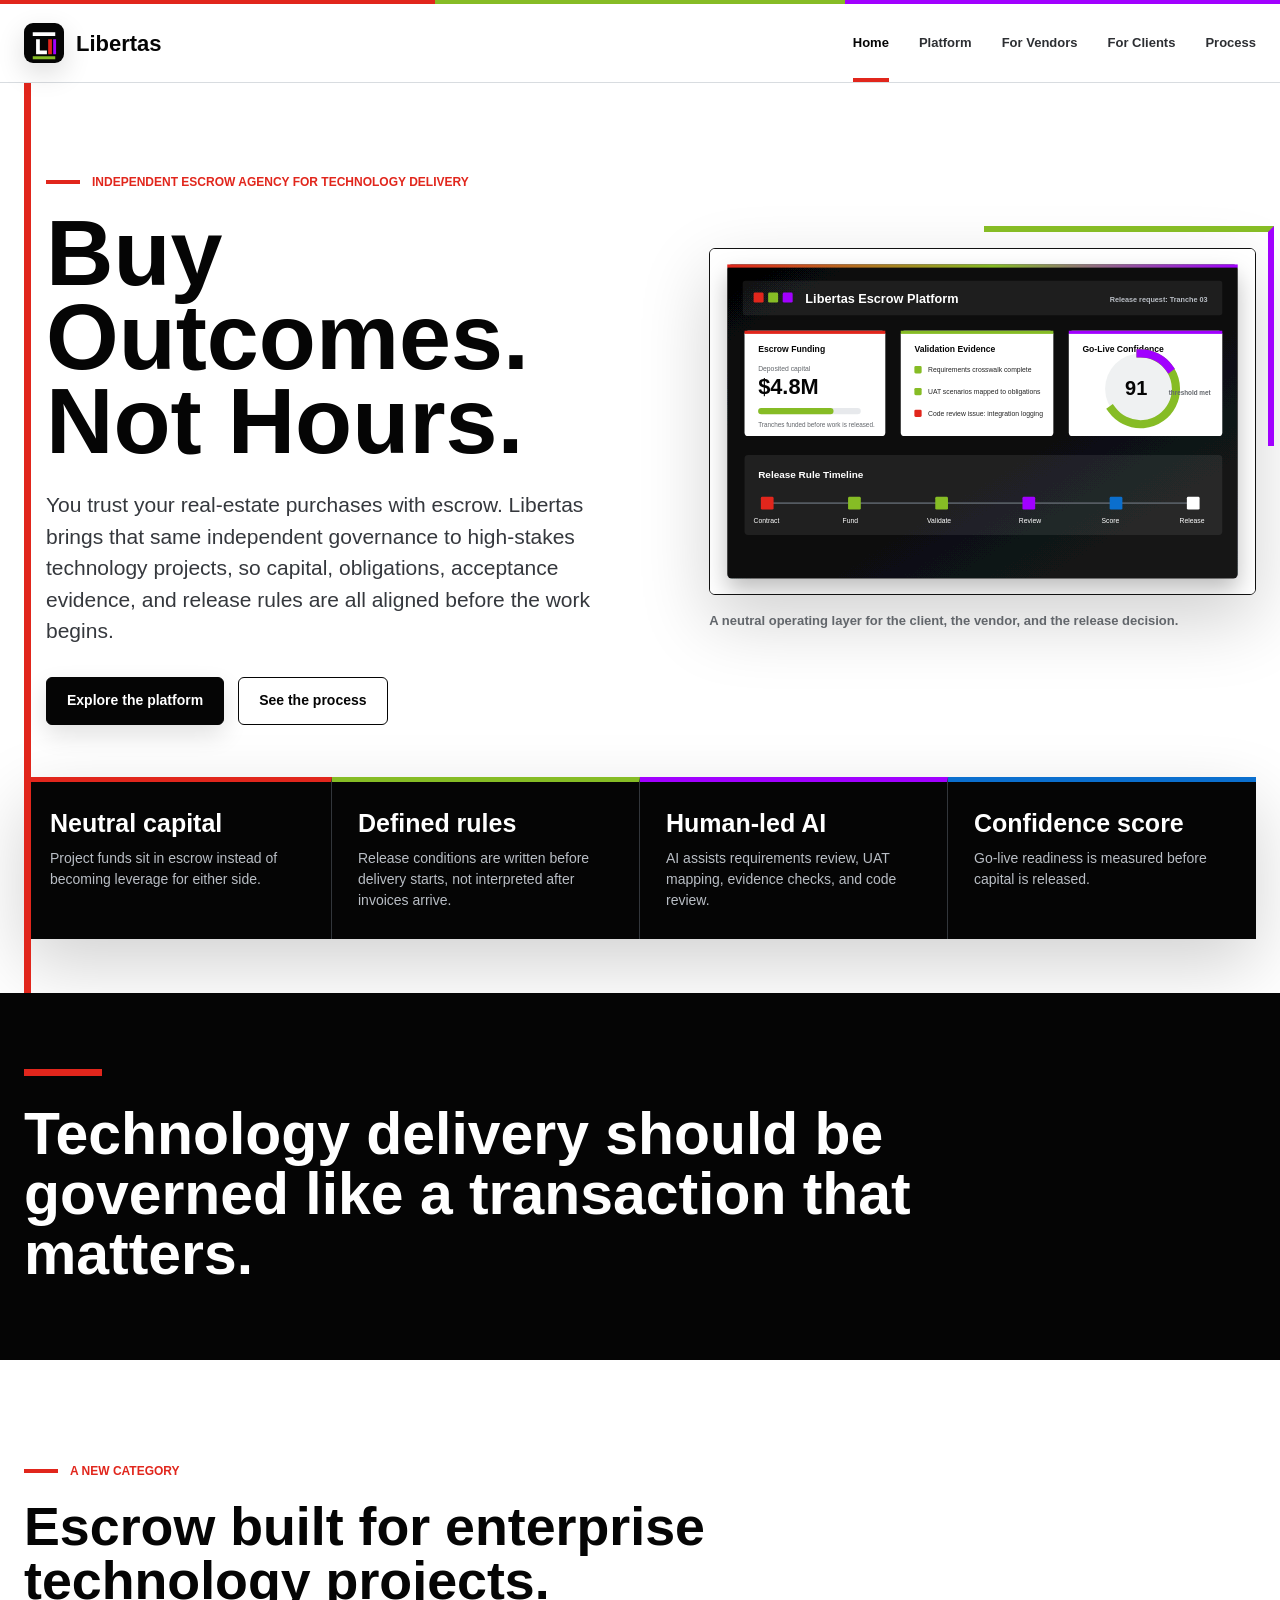
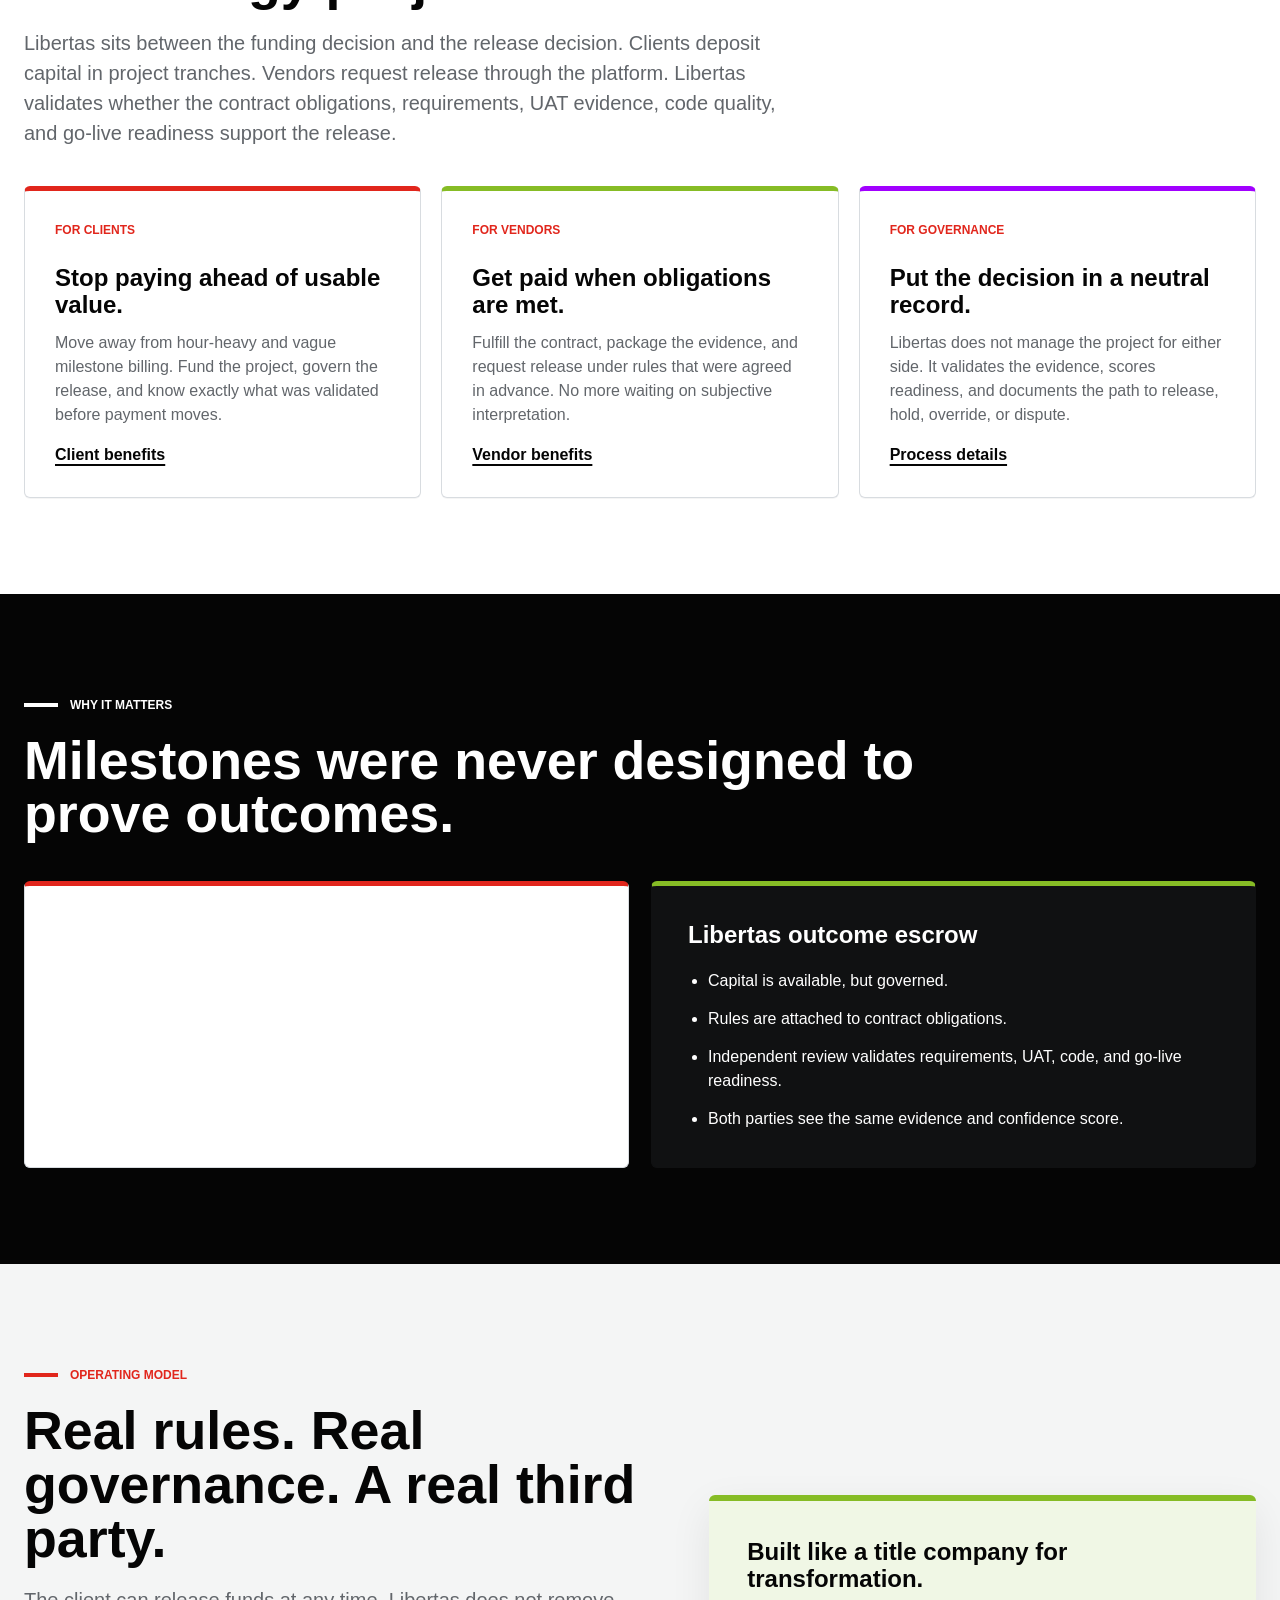
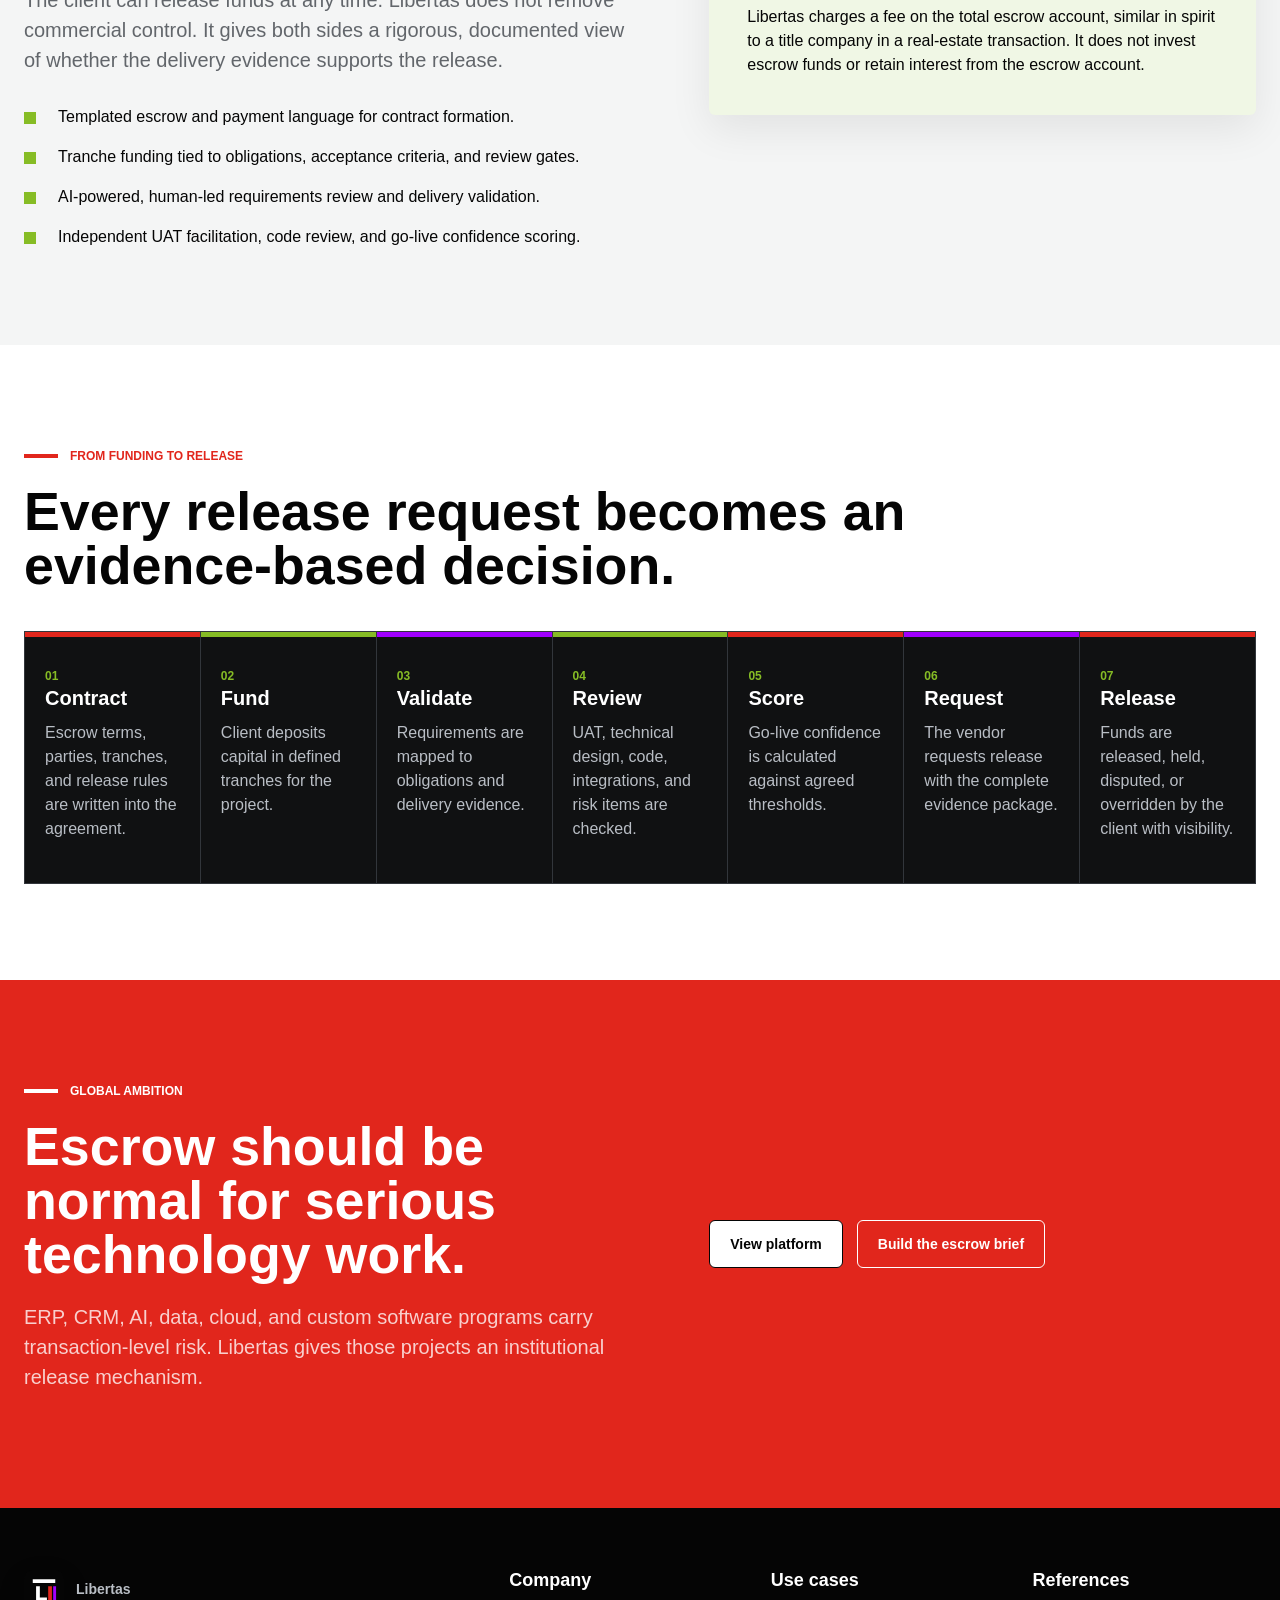
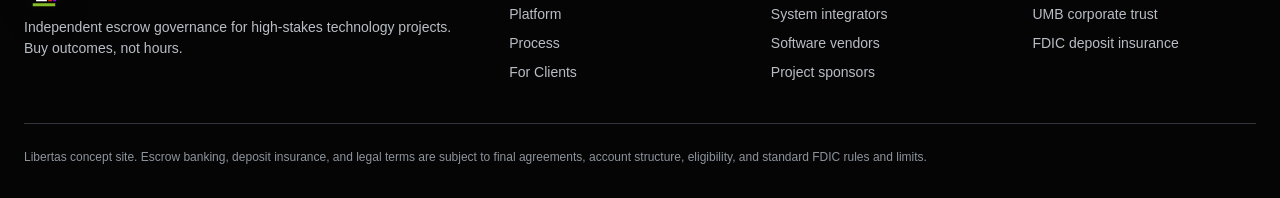
<file: index.html>
<!doctype html>
<html lang="en">
<head>
  <meta charset="utf-8">
  <meta name="viewport" content="width=device-width, initial-scale=1">
  <title>Libertas | Buy Outcomes. Not Hours.</title>
  <meta name="description" content="Libertas is an independent escrow agency and validation platform for high-stakes technology projects. Buy outcomes, not hours.">
  <link rel="icon" href="assets/images/libertas-mark.svg" type="image/svg+xml">
  <link rel="stylesheet" href="assets/css/styles.css">
  <script defer src="assets/js/site.js"></script>
</head>
<body>
  <header class="site-header">
    <div class="container nav-wrap">
      <a class="brand" href="index.html" aria-label="Libertas home">
        <img class="brand-mark" src="assets/images/libertas-mark.svg" alt="">
        <span>Libertas</span>
      </a>
      <button class="nav-toggle" type="button" aria-label="Toggle navigation" aria-expanded="false">
        <span aria-hidden="true"></span>
      </button>
      <nav class="site-nav" aria-label="Primary navigation">
        <a class="nav-link active" href="index.html" aria-current="page">Home</a>
        <a class="nav-link" href="platform.html">Platform</a>
        <a class="nav-link" href="vendors.html">For Vendors</a>
        <a class="nav-link" href="clients.html">For Clients</a>
        <a class="nav-link" href="process.html">Process</a>
      </nav>
    </div>
  </header>

  <main>
    <section class="hero">
      <div class="container hero-grid">
        <div class="hero-copy">
          <p class="eyebrow">Independent escrow agency for technology delivery</p>
          <h1>Buy Outcomes. Not Hours.</h1>
          <p class="lede">You trust your real-estate purchases with escrow. Libertas brings that same independent governance to high-stakes technology projects, so capital, obligations, acceptance evidence, and release rules are all aligned before the work begins.</p>
          <div class="button-row">
            <a class="button" href="platform.html">Explore the platform</a>
            <a class="button secondary" href="process.html">See the process</a>
          </div>
        </div>
        <div class="hero-media" aria-label="Platform preview">
          <img class="platform-art" src="assets/images/platform-cockpit.svg" alt="Dashboard preview of the Libertas Escrow Platform with escrow funding, validation evidence, and go-live confidence scoring.">
          <p class="media-note">A neutral operating layer for the client, the vendor, and the release decision.</p>
        </div>
      </div>
      <div class="container proof-strip" aria-label="Libertas operating principles">
        <div class="proof-item">
          <strong>Neutral capital</strong>
          <span>Project funds sit in escrow instead of becoming leverage for either side.</span>
        </div>
        <div class="proof-item">
          <strong>Defined rules</strong>
          <span>Release conditions are written before delivery starts, not interpreted after invoices arrive.</span>
        </div>
        <div class="proof-item">
          <strong>Human-led AI</strong>
          <span>AI assists requirements review, UAT mapping, evidence checks, and code review.</span>
        </div>
        <div class="proof-item">
          <strong>Confidence score</strong>
          <span>Go-live readiness is measured before capital is released.</span>
        </div>
      </div>
    </section>

    <section class="quote-band">
      <div class="container">
        <blockquote>Technology delivery should be governed like a transaction that matters.</blockquote>
      </div>
    </section>

    <section class="section section-white">
      <div class="container">
        <p class="eyebrow">A new category</p>
        <h2>Escrow built for enterprise technology projects.</h2>
        <p class="section-kicker">Libertas sits between the funding decision and the release decision. Clients deposit capital in project tranches. Vendors request release through the platform. Libertas validates whether the contract obligations, requirements, UAT evidence, code quality, and go-live readiness support the release.</p>
        <div class="cards">
          <article class="card">
            <span class="card-label">For clients</span>
            <h3>Stop paying ahead of usable value.</h3>
            <p>Move away from hour-heavy and vague milestone billing. Fund the project, govern the release, and know exactly what was validated before payment moves.</p>
            <a href="clients.html">Client benefits</a>
          </article>
          <article class="card">
            <span class="card-label">For vendors</span>
            <h3>Get paid when obligations are met.</h3>
            <p>Fulfill the contract, package the evidence, and request release under rules that were agreed in advance. No more waiting on subjective interpretation.</p>
            <a href="vendors.html">Vendor benefits</a>
          </article>
          <article class="card">
            <span class="card-label">For governance</span>
            <h3>Put the decision in a neutral record.</h3>
            <p>Libertas does not manage the project for either side. It validates the evidence, scores readiness, and documents the path to release, hold, override, or dispute.</p>
            <a href="process.html">Process details</a>
          </article>
        </div>
      </div>
    </section>

    <section class="section section-dark">
      <div class="container">
        <p class="eyebrow">Why it matters</p>
        <h2>Milestones were never designed to prove outcomes.</h2>
        <div class="compare">
          <div class="compare-panel">
            <h3>Traditional technology billing</h3>
            <ul>
              <li>Invoices arrive before the solution is usable.</li>
              <li>Milestones are accepted under schedule pressure.</li>
              <li>The expert vendor controls most of the ambiguity.</li>
              <li>Project rescue starts after trust has already eroded.</li>
            </ul>
          </div>
          <div class="compare-panel dark">
            <h3>Libertas outcome escrow</h3>
            <ul>
              <li>Capital is available, but governed.</li>
              <li>Rules are attached to contract obligations.</li>
              <li>Independent review validates requirements, UAT, code, and go-live readiness.</li>
              <li>Both parties see the same evidence and confidence score.</li>
            </ul>
          </div>
        </div>
      </div>
    </section>

    <section class="section">
      <div class="container split">
        <div>
          <p class="eyebrow">Operating model</p>
          <h2>Real rules. Real governance. A real third party.</h2>
          <p class="section-kicker">The client can release funds at any time. Libertas does not remove commercial control. It gives both sides a rigorous, documented view of whether the delivery evidence supports the release.</p>
          <ul class="feature-list">
            <li>Templated escrow and payment language for contract formation.</li>
            <li>Tranche funding tied to obligations, acceptance criteria, and review gates.</li>
            <li>AI-powered, human-led requirements review and delivery validation.</li>
            <li>Independent UAT facilitation, code review, and go-live confidence scoring.</li>
          </ul>
        </div>
        <div class="callout green">
          <h3>Built like a title company for transformation.</h3>
          <p>Libertas charges a fee on the total escrow account, similar in spirit to a title company in a real-estate transaction. It does not invest escrow funds or retain interest from the escrow account.</p>
        </div>
      </div>
    </section>

    <section class="section section-white">
      <div class="container">
        <p class="eyebrow">From funding to release</p>
        <h2>Every release request becomes an evidence-based decision.</h2>
        <div class="process-grid" aria-label="Libertas process overview">
          <article class="process-step">
            <span>01</span>
            <h3>Contract</h3>
            <p>Escrow terms, parties, tranches, and release rules are written into the agreement.</p>
          </article>
          <article class="process-step">
            <span>02</span>
            <h3>Fund</h3>
            <p>Client deposits capital in defined tranches for the project.</p>
          </article>
          <article class="process-step">
            <span>03</span>
            <h3>Validate</h3>
            <p>Requirements are mapped to obligations and delivery evidence.</p>
          </article>
          <article class="process-step">
            <span>04</span>
            <h3>Review</h3>
            <p>UAT, technical design, code, integrations, and risk items are checked.</p>
          </article>
          <article class="process-step">
            <span>05</span>
            <h3>Score</h3>
            <p>Go-live confidence is calculated against agreed thresholds.</p>
          </article>
          <article class="process-step">
            <span>06</span>
            <h3>Request</h3>
            <p>The vendor requests release with the complete evidence package.</p>
          </article>
          <article class="process-step">
            <span>07</span>
            <h3>Release</h3>
            <p>Funds are released, held, disputed, or overridden by the client with visibility.</p>
          </article>
        </div>
      </div>
    </section>

    <section class="section section-red">
      <div class="container split">
        <div>
          <p class="eyebrow">Global ambition</p>
          <h2>Escrow should be normal for serious technology work.</h2>
          <p class="section-kicker">ERP, CRM, AI, data, cloud, and custom software programs carry transaction-level risk. Libertas gives those projects an institutional release mechanism.</p>
        </div>
        <div class="button-row">
          <a class="button secondary" href="platform.html">View platform</a>
          <a class="button ghost" href="process.html#briefing">Build the escrow brief</a>
        </div>
      </div>
    </section>
  </main>

  <footer class="footer">
    <div class="container footer-grid">
      <div>
        <a class="brand" href="index.html" aria-label="Libertas home">
          <img class="brand-mark" src="assets/images/libertas-mark.svg" alt="">
          <span>Libertas</span>
        </a>
        <p>Independent escrow governance for high-stakes technology projects. Buy outcomes, not hours.</p>
      </div>
      <div>
        <h3>Company</h3>
        <ul>
          <li><a href="platform.html">Platform</a></li>
          <li><a href="process.html">Process</a></li>
          <li><a href="clients.html">For Clients</a></li>
        </ul>
      </div>
      <div>
        <h3>Use cases</h3>
        <ul>
          <li><a href="vendors.html">System integrators</a></li>
          <li><a href="vendors.html">Software vendors</a></li>
          <li><a href="clients.html">Project sponsors</a></li>
        </ul>
      </div>
      <div>
        <h3>References</h3>
        <ul>
          <li><a href="https://www.umb.com/institutional-banking/corporate-trust-and-agency-services/corporate-trust" target="_blank" rel="noreferrer">UMB corporate trust</a></li>
          <li><a href="https://www.fdic.gov/resources/deposit-insurance" target="_blank" rel="noreferrer">FDIC deposit insurance</a></li>
        </ul>
      </div>
    </div>
    <div class="container footer-note">
      Libertas concept site. Escrow banking, deposit insurance, and legal terms are subject to final agreements, account structure, eligibility, and standard FDIC rules and limits.
    </div>
  </footer>
</body>
</html>
</file>
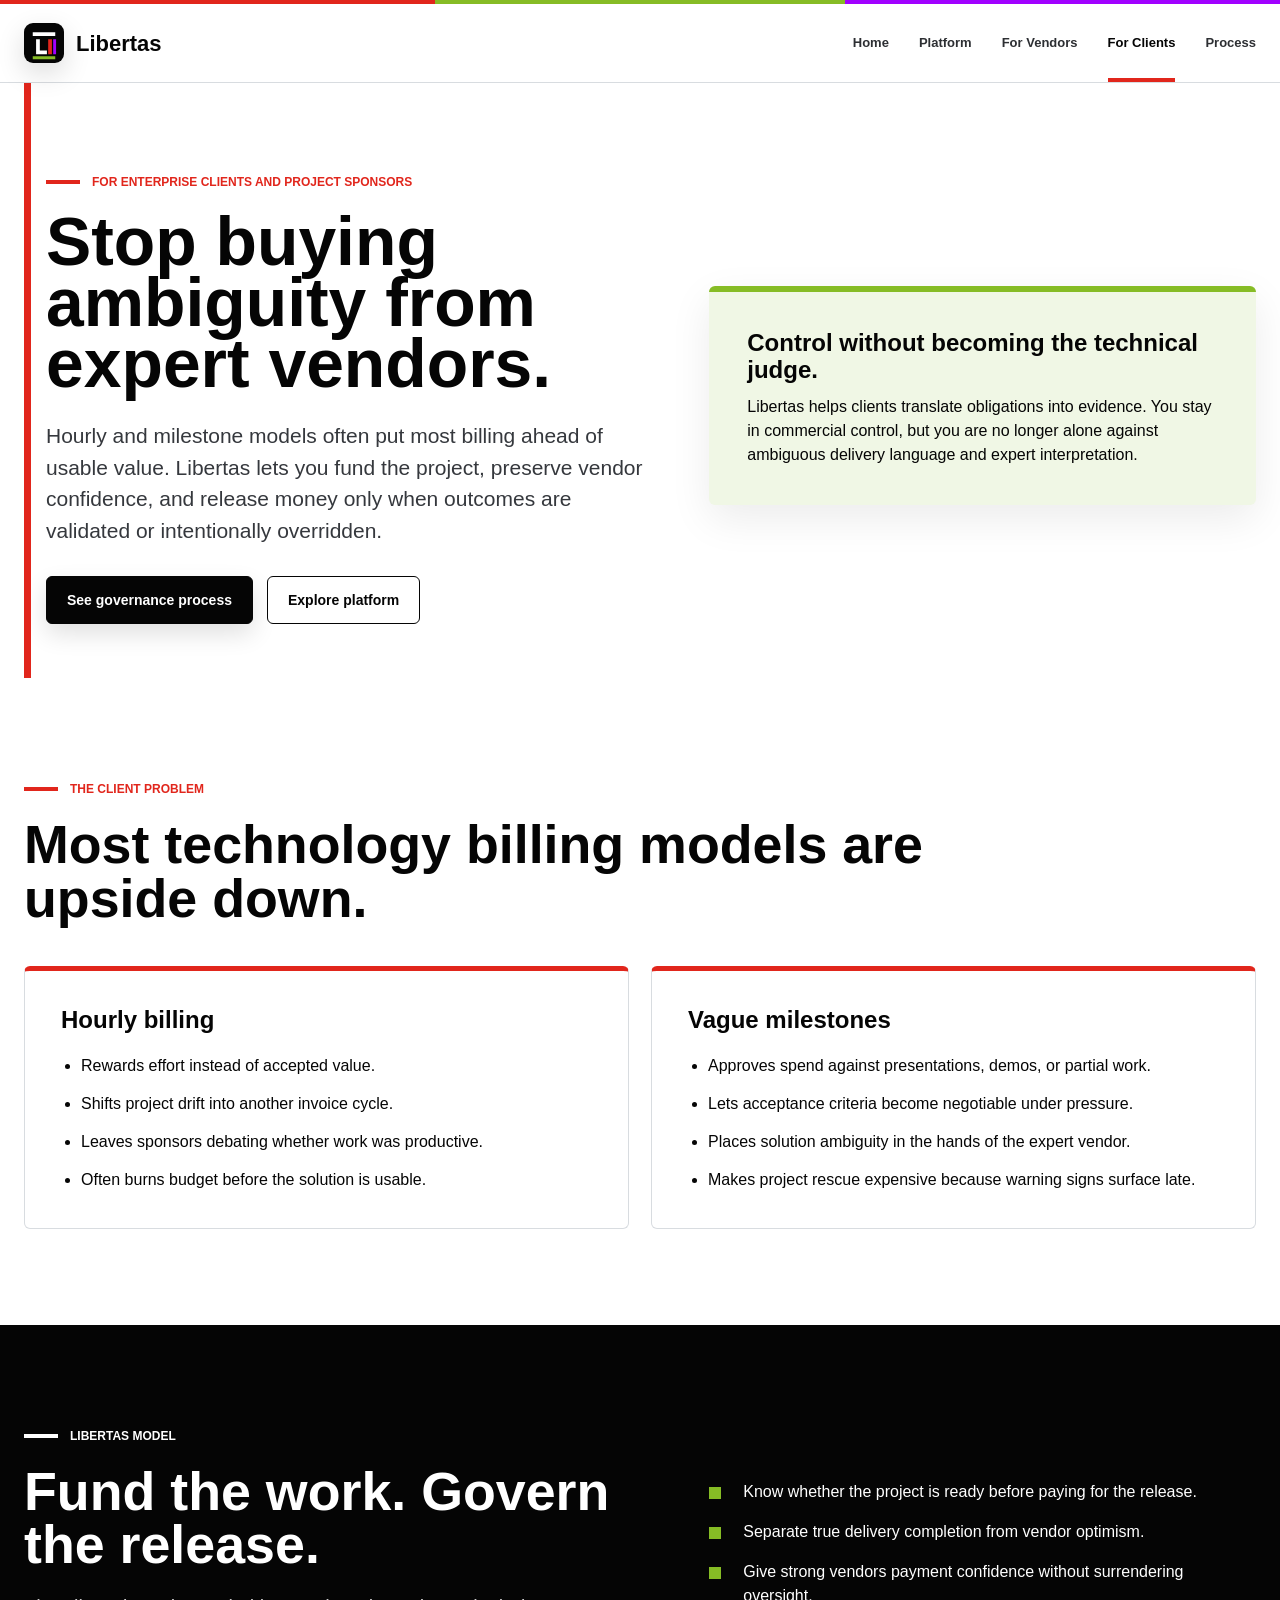
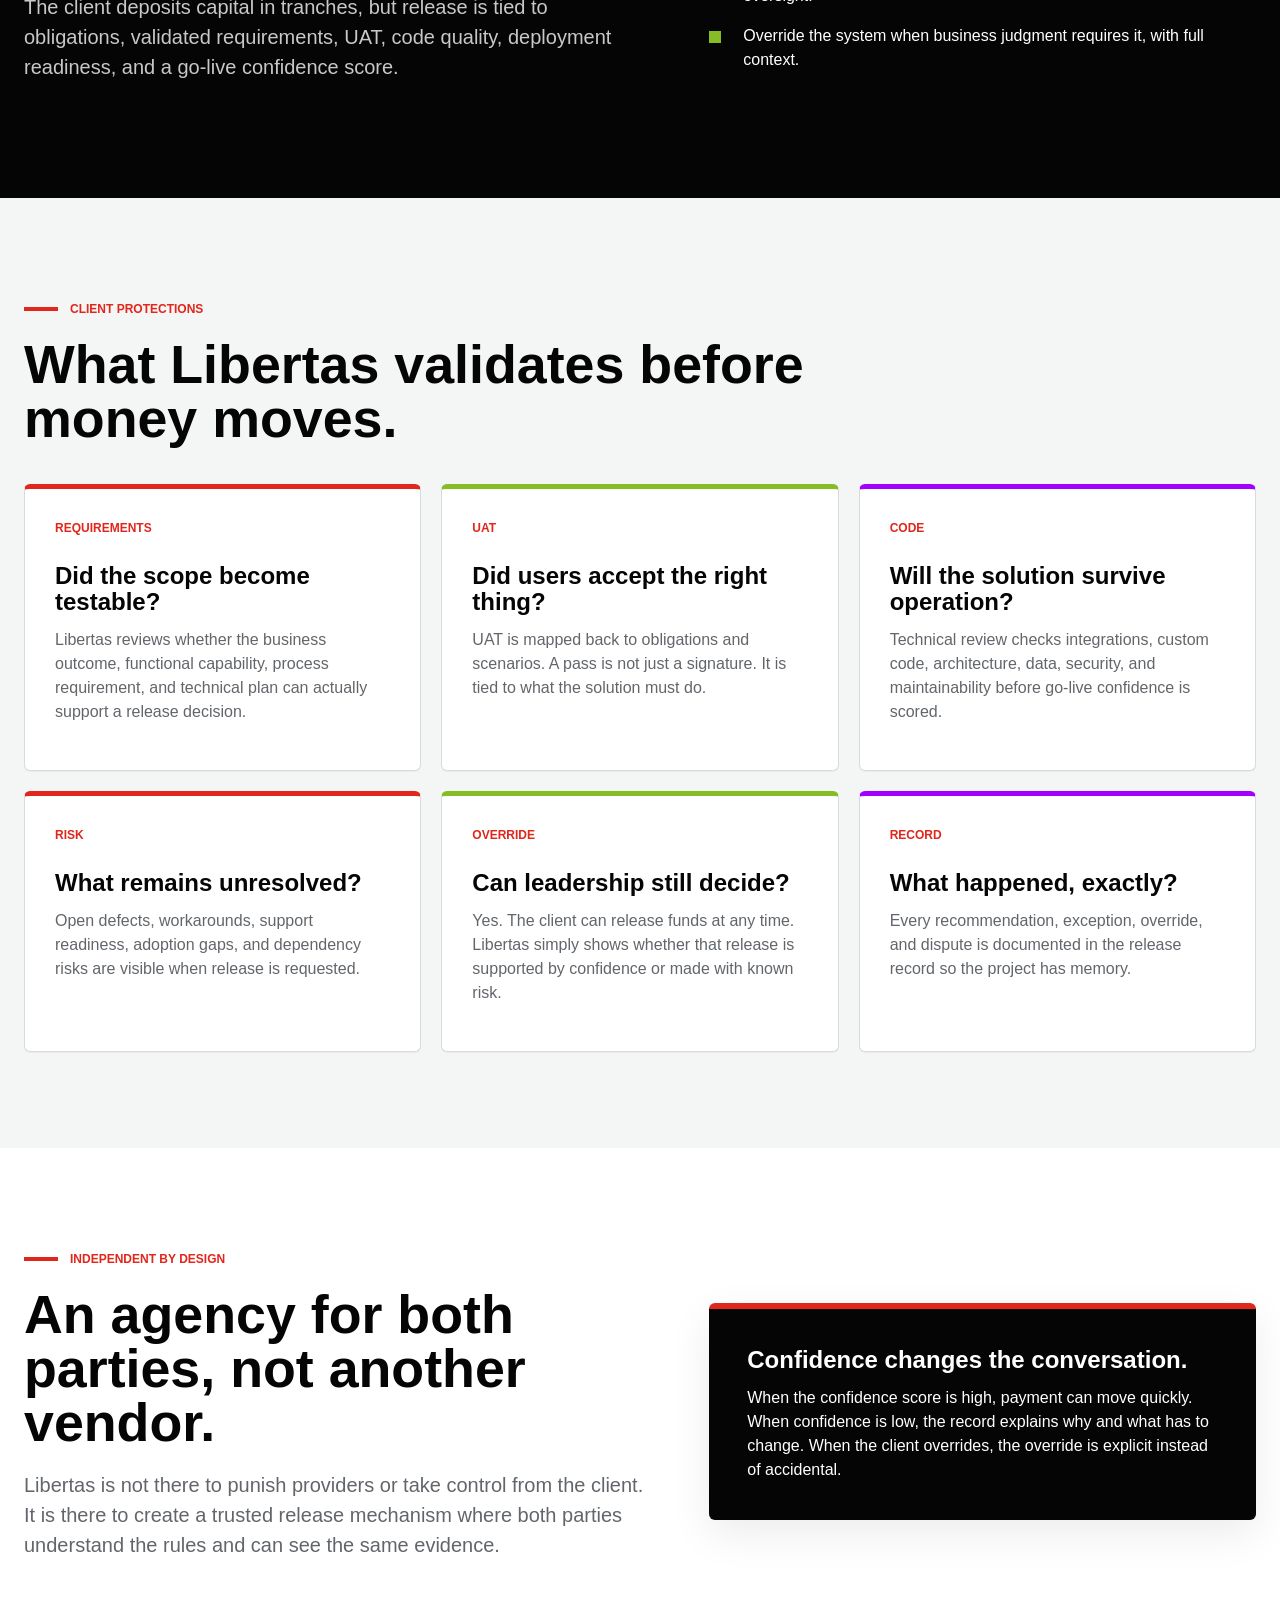
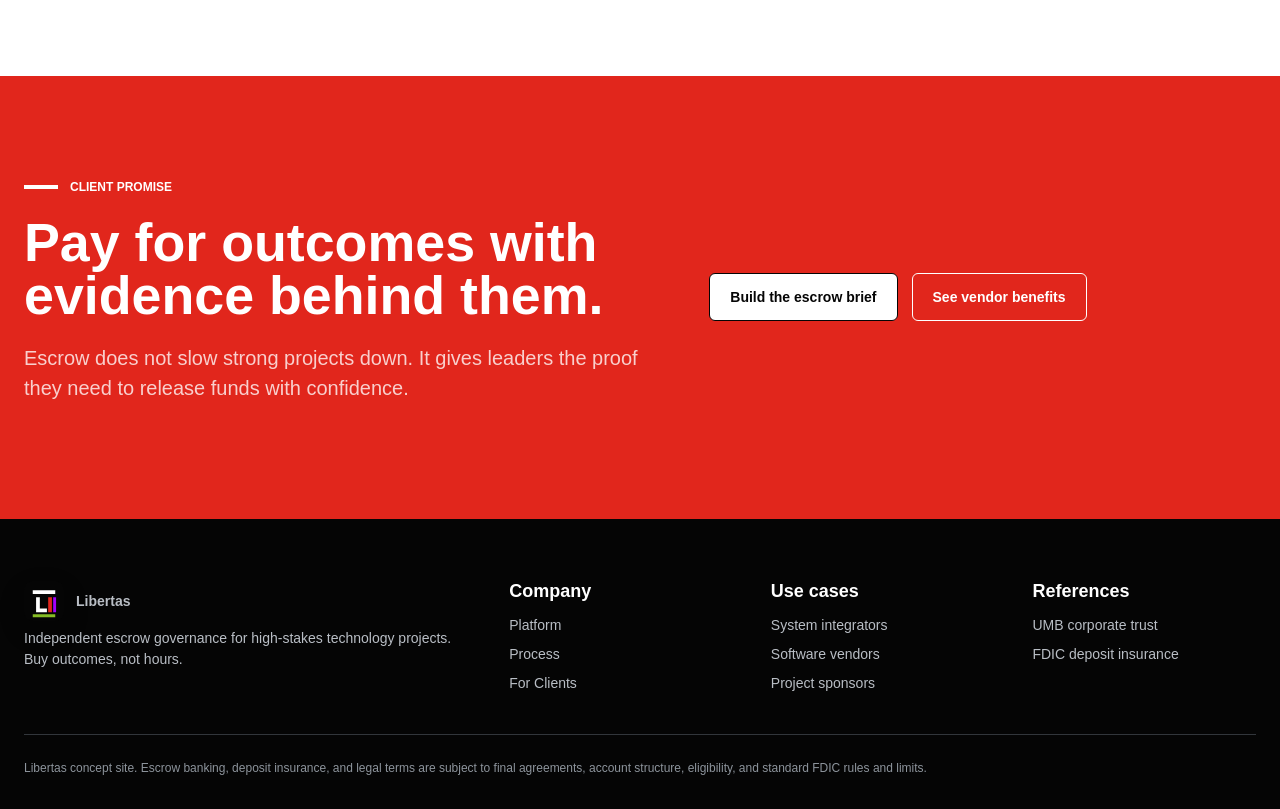
<file: clients.html>
<!doctype html>
<html lang="en">
<head>
  <meta charset="utf-8">
  <meta name="viewport" content="width=device-width, initial-scale=1">
  <title>For Clients | Libertas</title>
  <meta name="description" content="Libertas helps clients buy technology outcomes with escrow-funded governance instead of ambiguous hourly or milestone billing.">
  <link rel="icon" href="assets/images/libertas-mark.svg" type="image/svg+xml">
  <link rel="stylesheet" href="assets/css/styles.css">
  <script defer src="assets/js/site.js"></script>
</head>
<body>
  <header class="site-header">
    <div class="container nav-wrap">
      <a class="brand" href="index.html" aria-label="Libertas home">
        <img class="brand-mark" src="assets/images/libertas-mark.svg" alt="">
        <span>Libertas</span>
      </a>
      <button class="nav-toggle" type="button" aria-label="Toggle navigation" aria-expanded="false">
        <span aria-hidden="true"></span>
      </button>
      <nav class="site-nav" aria-label="Primary navigation">
        <a class="nav-link" href="index.html">Home</a>
        <a class="nav-link" href="platform.html">Platform</a>
        <a class="nav-link" href="vendors.html">For Vendors</a>
        <a class="nav-link active" href="clients.html" aria-current="page">For Clients</a>
        <a class="nav-link" href="process.html">Process</a>
      </nav>
    </div>
  </header>

  <main>
    <section class="hero page-hero">
      <div class="container hero-grid">
        <div class="hero-copy">
          <p class="eyebrow">For enterprise clients and project sponsors</p>
          <h1>Stop buying ambiguity from expert vendors.</h1>
          <p class="lede">Hourly and milestone models often put most billing ahead of usable value. Libertas lets you fund the project, preserve vendor confidence, and release money only when outcomes are validated or intentionally overridden.</p>
          <div class="button-row">
            <a class="button" href="process.html">See governance process</a>
            <a class="button secondary" href="platform.html">Explore platform</a>
          </div>
        </div>
        <div class="callout green">
          <h3>Control without becoming the technical judge.</h3>
          <p>Libertas helps clients translate obligations into evidence. You stay in commercial control, but you are no longer alone against ambiguous delivery language and expert interpretation.</p>
        </div>
      </div>
    </section>

    <section class="section section-white">
      <div class="container">
        <p class="eyebrow">The client problem</p>
        <h2>Most technology billing models are upside down.</h2>
        <div class="compare">
          <div class="compare-panel">
            <h3>Hourly billing</h3>
            <ul>
              <li>Rewards effort instead of accepted value.</li>
              <li>Shifts project drift into another invoice cycle.</li>
              <li>Leaves sponsors debating whether work was productive.</li>
              <li>Often burns budget before the solution is usable.</li>
            </ul>
          </div>
          <div class="compare-panel">
            <h3>Vague milestones</h3>
            <ul>
              <li>Approves spend against presentations, demos, or partial work.</li>
              <li>Lets acceptance criteria become negotiable under pressure.</li>
              <li>Places solution ambiguity in the hands of the expert vendor.</li>
              <li>Makes project rescue expensive because warning signs surface late.</li>
            </ul>
          </div>
        </div>
      </div>
    </section>

    <section class="section section-dark">
      <div class="container split">
        <div>
          <p class="eyebrow">Libertas model</p>
          <h2>Fund the work. Govern the release.</h2>
          <p class="section-kicker">The client deposits capital in tranches, but release is tied to obligations, validated requirements, UAT, code quality, deployment readiness, and a go-live confidence score.</p>
        </div>
        <div>
          <ul class="feature-list">
            <li>Know whether the project is ready before paying for the release.</li>
            <li>Separate true delivery completion from vendor optimism.</li>
            <li>Give strong vendors payment confidence without surrendering oversight.</li>
            <li>Override the system when business judgment requires it, with full context.</li>
          </ul>
        </div>
      </div>
    </section>

    <section class="section">
      <div class="container">
        <p class="eyebrow">Client protections</p>
        <h2>What Libertas validates before money moves.</h2>
        <div class="cards">
          <article class="card">
            <span class="card-label">Requirements</span>
            <h3>Did the scope become testable?</h3>
            <p>Libertas reviews whether the business outcome, functional capability, process requirement, and technical plan can actually support a release decision.</p>
          </article>
          <article class="card">
            <span class="card-label">UAT</span>
            <h3>Did users accept the right thing?</h3>
            <p>UAT is mapped back to obligations and scenarios. A pass is not just a signature. It is tied to what the solution must do.</p>
          </article>
          <article class="card">
            <span class="card-label">Code</span>
            <h3>Will the solution survive operation?</h3>
            <p>Technical review checks integrations, custom code, architecture, data, security, and maintainability before go-live confidence is scored.</p>
          </article>
          <article class="card">
            <span class="card-label">Risk</span>
            <h3>What remains unresolved?</h3>
            <p>Open defects, workarounds, support readiness, adoption gaps, and dependency risks are visible when release is requested.</p>
          </article>
          <article class="card">
            <span class="card-label">Override</span>
            <h3>Can leadership still decide?</h3>
            <p>Yes. The client can release funds at any time. Libertas simply shows whether that release is supported by confidence or made with known risk.</p>
          </article>
          <article class="card">
            <span class="card-label">Record</span>
            <h3>What happened, exactly?</h3>
            <p>Every recommendation, exception, override, and dispute is documented in the release record so the project has memory.</p>
          </article>
        </div>
      </div>
    </section>

    <section class="section section-white">
      <div class="container split">
        <div>
          <p class="eyebrow">Independent by design</p>
          <h2>An agency for both parties, not another vendor.</h2>
          <p class="section-kicker">Libertas is not there to punish providers or take control from the client. It is there to create a trusted release mechanism where both parties understand the rules and can see the same evidence.</p>
        </div>
        <div class="callout">
          <h3>Confidence changes the conversation.</h3>
          <p>When the confidence score is high, payment can move quickly. When confidence is low, the record explains why and what has to change. When the client overrides, the override is explicit instead of accidental.</p>
        </div>
      </div>
    </section>

    <section class="section section-red">
      <div class="container split">
        <div>
          <p class="eyebrow">Client promise</p>
          <h2>Pay for outcomes with evidence behind them.</h2>
          <p class="section-kicker">Escrow does not slow strong projects down. It gives leaders the proof they need to release funds with confidence.</p>
        </div>
        <div class="button-row">
          <a class="button secondary" href="process.html#briefing">Build the escrow brief</a>
          <a class="button ghost" href="vendors.html">See vendor benefits</a>
        </div>
      </div>
    </section>
  </main>

  <footer class="footer">
    <div class="container footer-grid">
      <div>
        <a class="brand" href="index.html" aria-label="Libertas home">
          <img class="brand-mark" src="assets/images/libertas-mark.svg" alt="">
          <span>Libertas</span>
        </a>
        <p>Independent escrow governance for high-stakes technology projects. Buy outcomes, not hours.</p>
      </div>
      <div>
        <h3>Company</h3>
        <ul>
          <li><a href="platform.html">Platform</a></li>
          <li><a href="process.html">Process</a></li>
          <li><a href="clients.html">For Clients</a></li>
        </ul>
      </div>
      <div>
        <h3>Use cases</h3>
        <ul>
          <li><a href="vendors.html">System integrators</a></li>
          <li><a href="vendors.html">Software vendors</a></li>
          <li><a href="clients.html">Project sponsors</a></li>
        </ul>
      </div>
      <div>
        <h3>References</h3>
        <ul>
          <li><a href="https://www.umb.com/institutional-banking/corporate-trust-and-agency-services/corporate-trust" target="_blank" rel="noreferrer">UMB corporate trust</a></li>
          <li><a href="https://www.fdic.gov/resources/deposit-insurance" target="_blank" rel="noreferrer">FDIC deposit insurance</a></li>
        </ul>
      </div>
    </div>
    <div class="container footer-note">
      Libertas concept site. Escrow banking, deposit insurance, and legal terms are subject to final agreements, account structure, eligibility, and standard FDIC rules and limits.
    </div>
  </footer>
</body>
</html>
</file>
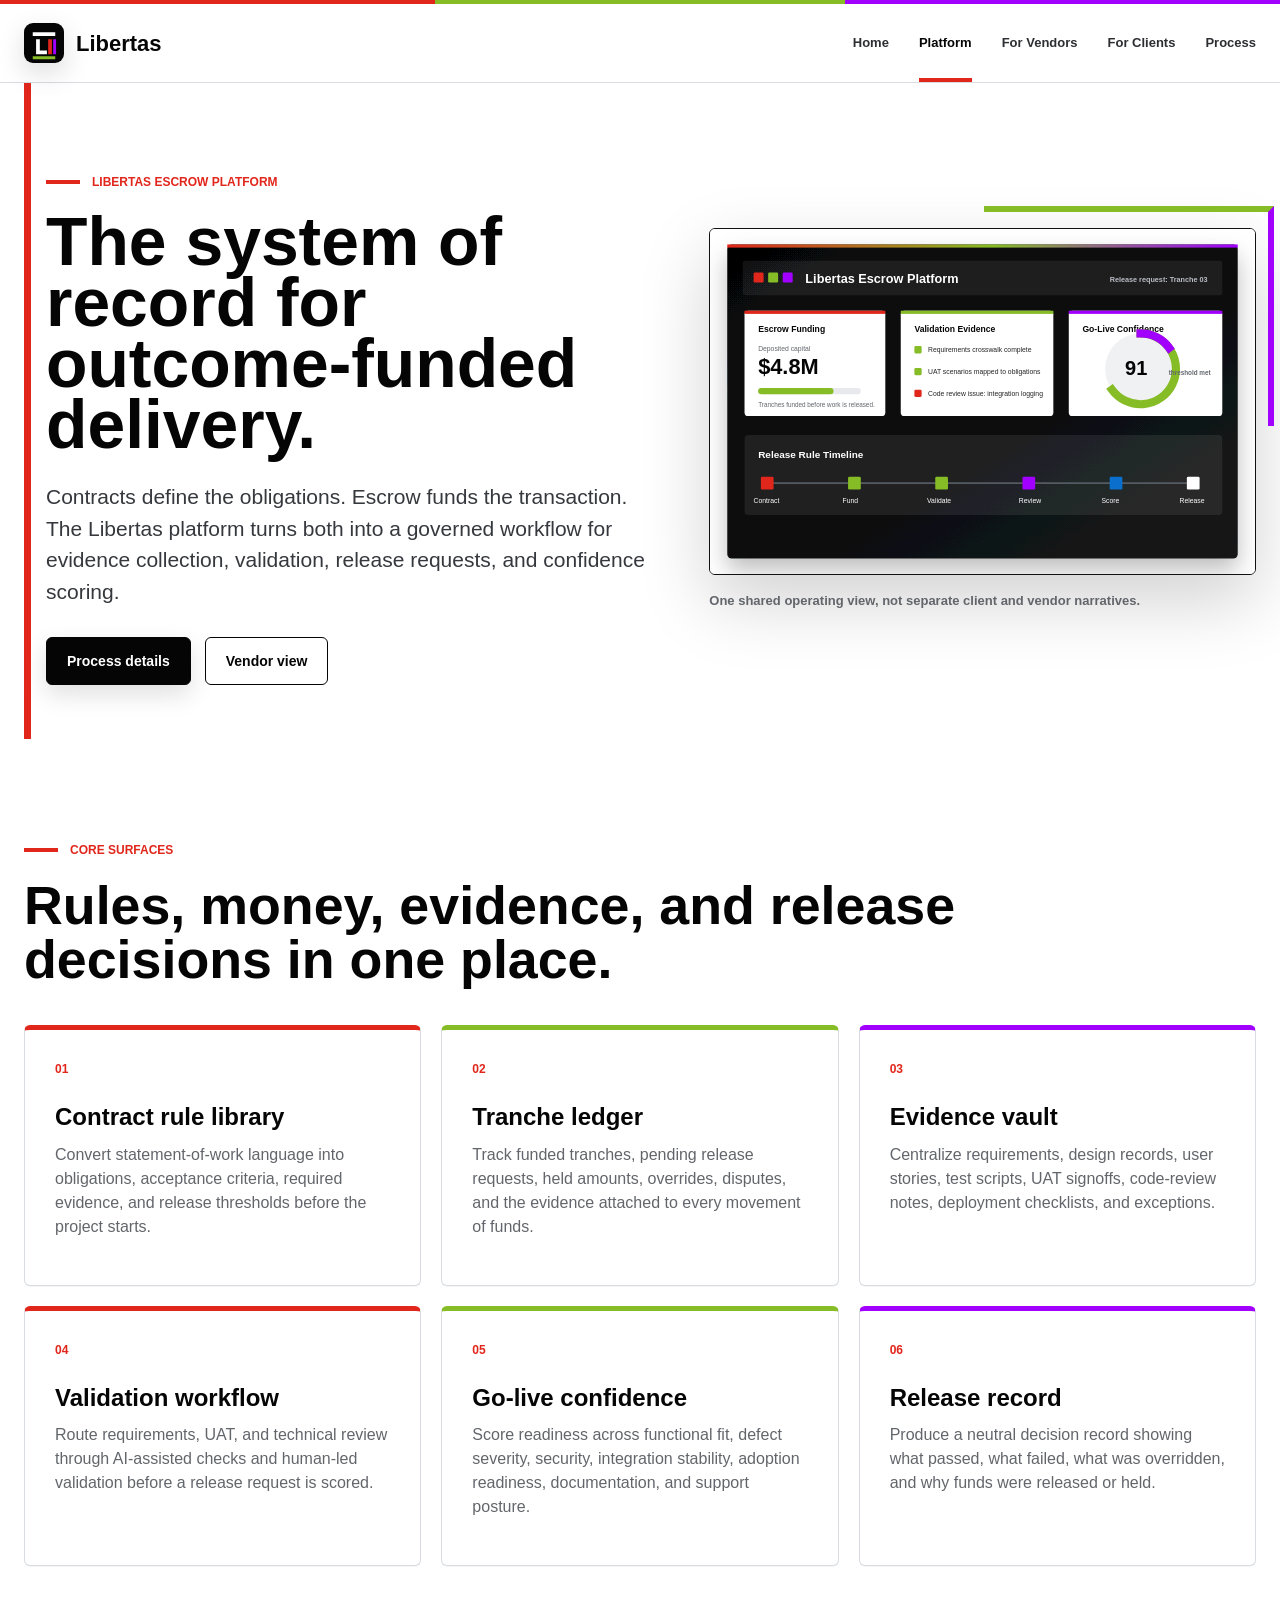
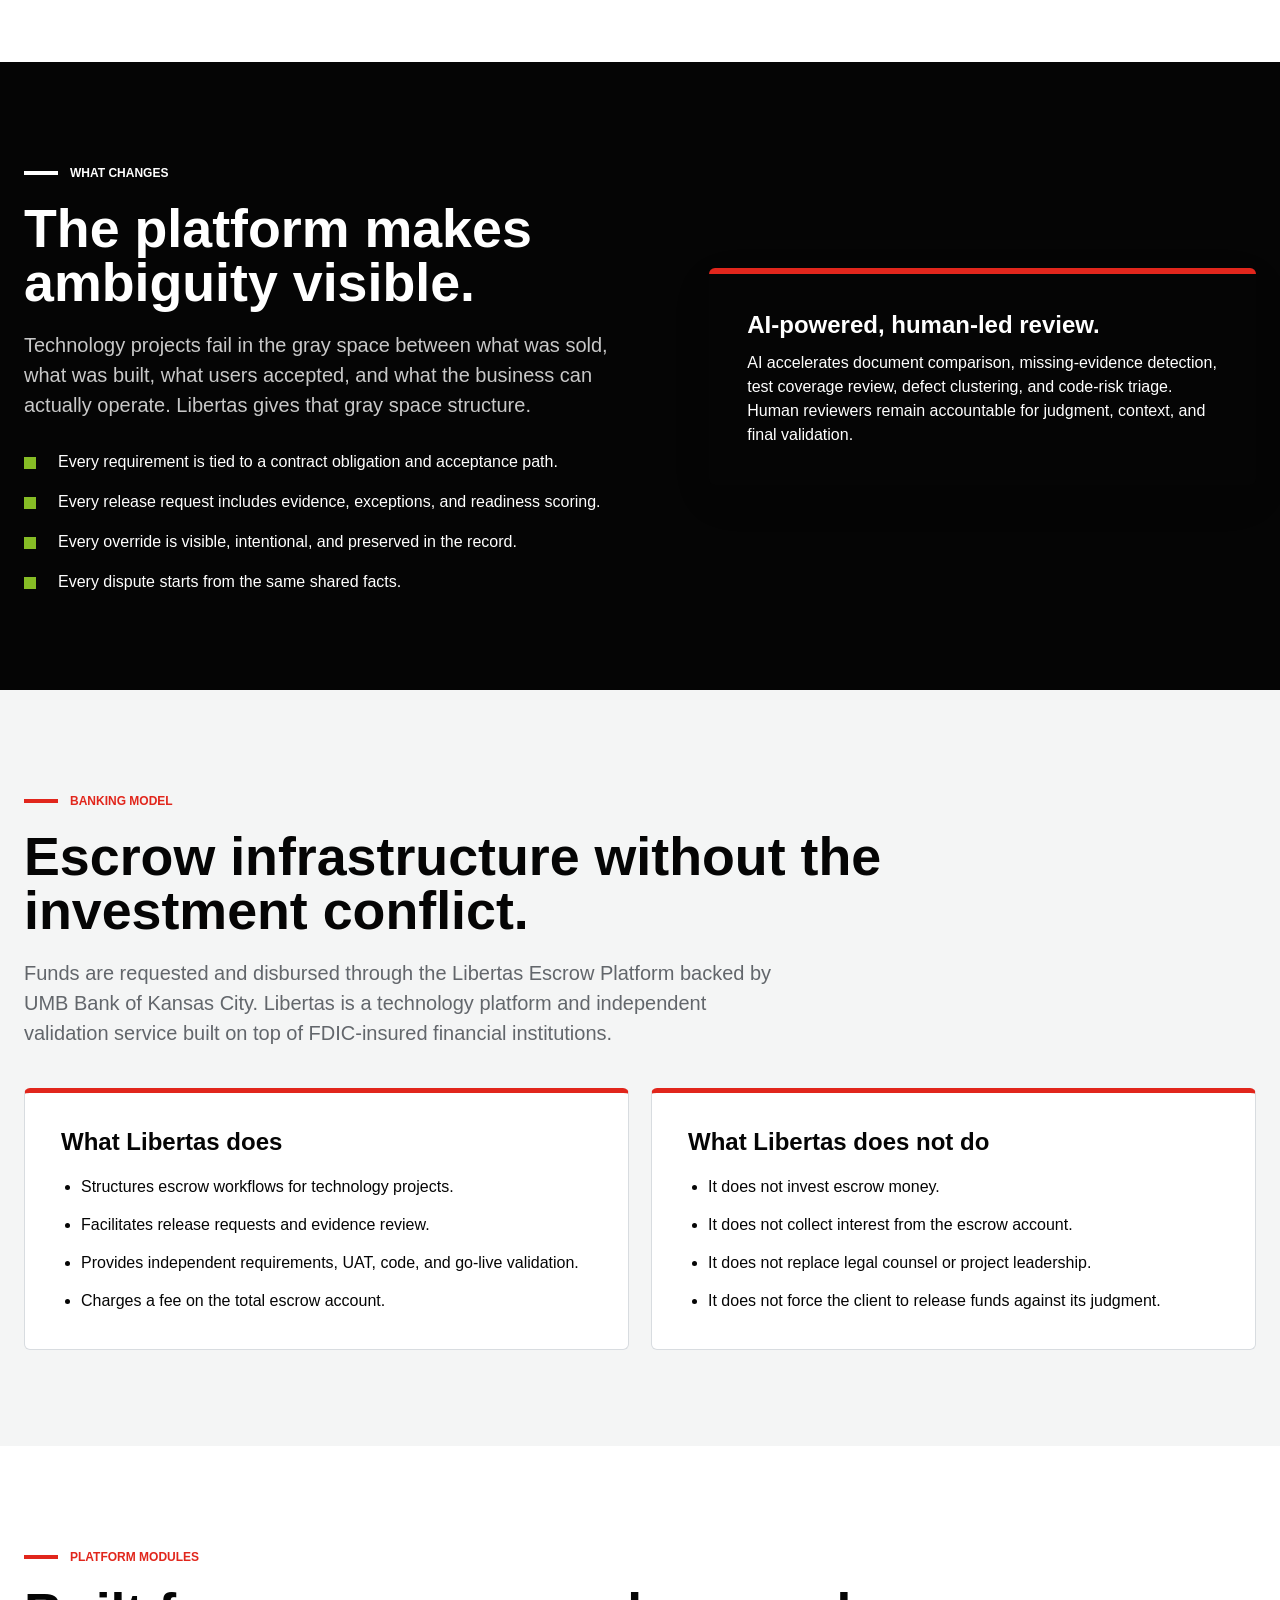
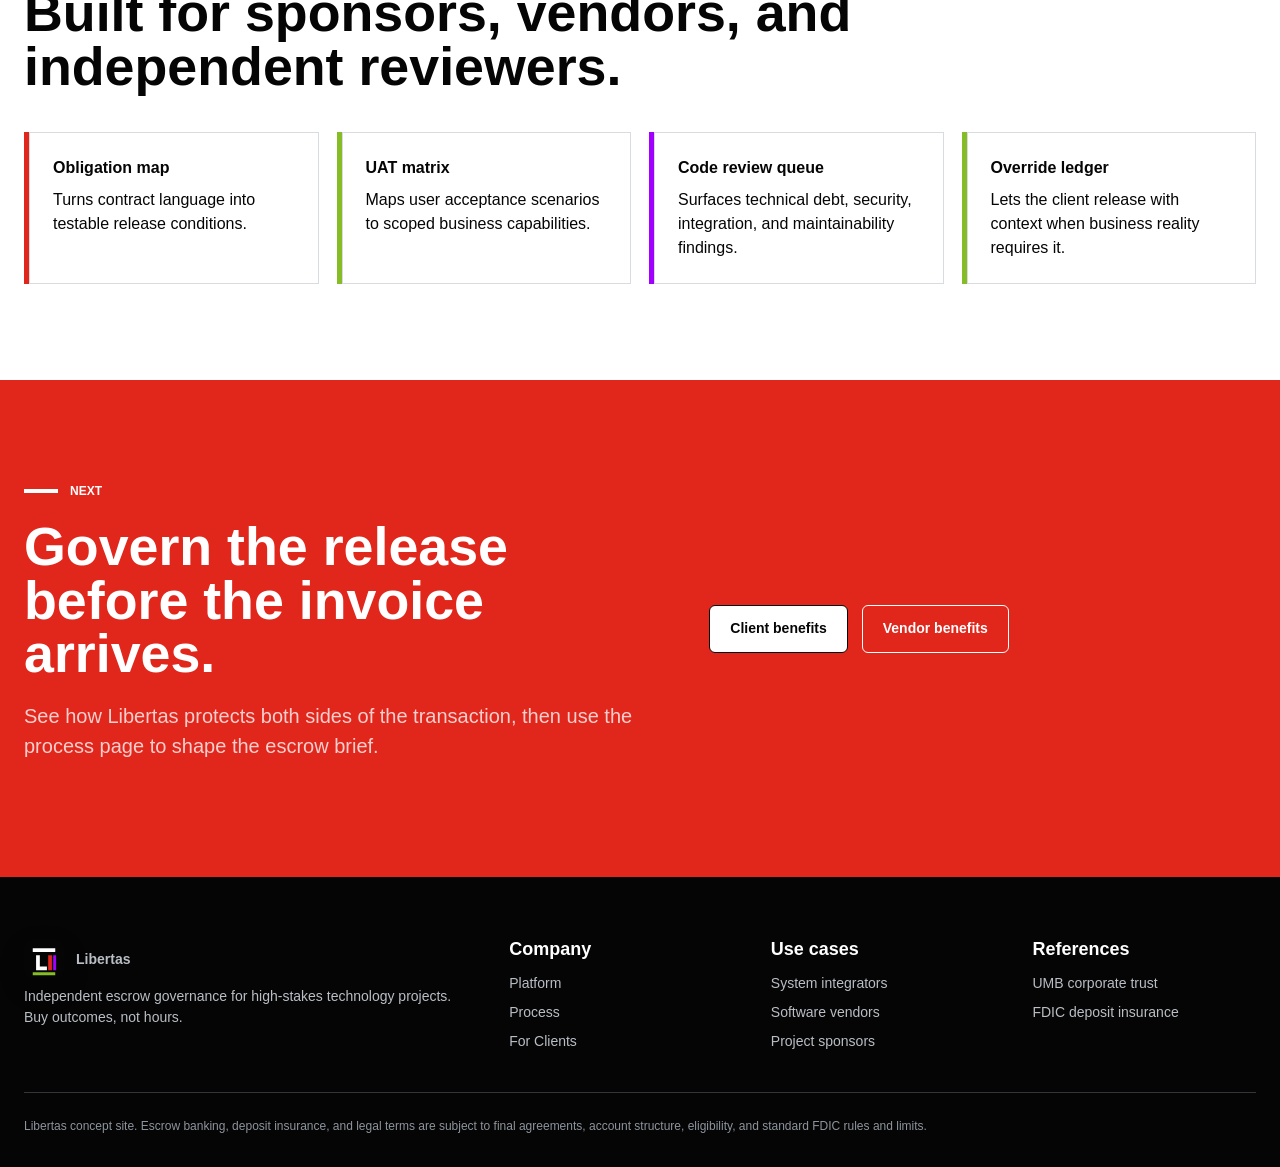
<file: platform.html>
<!doctype html>
<html lang="en">
<head>
  <meta charset="utf-8">
  <meta name="viewport" content="width=device-width, initial-scale=1">
  <title>Platform | Libertas</title>
  <meta name="description" content="The Libertas Escrow Platform turns contract obligations into funded tranches, validation evidence, UAT review, code review, and go-live confidence scoring.">
  <link rel="icon" href="assets/images/libertas-mark.svg" type="image/svg+xml">
  <link rel="stylesheet" href="assets/css/styles.css">
  <script defer src="assets/js/site.js"></script>
</head>
<body>
  <header class="site-header">
    <div class="container nav-wrap">
      <a class="brand" href="index.html" aria-label="Libertas home">
        <img class="brand-mark" src="assets/images/libertas-mark.svg" alt="">
        <span>Libertas</span>
      </a>
      <button class="nav-toggle" type="button" aria-label="Toggle navigation" aria-expanded="false">
        <span aria-hidden="true"></span>
      </button>
      <nav class="site-nav" aria-label="Primary navigation">
        <a class="nav-link" href="index.html">Home</a>
        <a class="nav-link active" href="platform.html" aria-current="page">Platform</a>
        <a class="nav-link" href="vendors.html">For Vendors</a>
        <a class="nav-link" href="clients.html">For Clients</a>
        <a class="nav-link" href="process.html">Process</a>
      </nav>
    </div>
  </header>

  <main>
    <section class="hero page-hero">
      <div class="container hero-grid">
        <div class="hero-copy">
          <p class="eyebrow">Libertas Escrow Platform</p>
          <h1>The system of record for outcome&#8209;funded delivery.</h1>
          <p class="lede">Contracts define the obligations. Escrow funds the transaction. The Libertas platform turns both into a governed workflow for evidence collection, validation, release requests, and confidence scoring.</p>
          <div class="button-row">
            <a class="button" href="process.html">Process details</a>
            <a class="button secondary" href="vendors.html">Vendor view</a>
          </div>
        </div>
        <div class="hero-media">
          <img class="platform-art" src="assets/images/platform-cockpit.svg" alt="Libertas Escrow Platform cockpit visual.">
          <p class="media-note">One shared operating view, not separate client and vendor narratives.</p>
        </div>
      </div>
    </section>

    <section class="section section-white">
      <div class="container">
        <p class="eyebrow">Core surfaces</p>
        <h2>Rules, money, evidence, and release decisions in one place.</h2>
        <div class="cards">
          <article class="card">
            <span class="card-label">01</span>
            <h3>Contract rule library</h3>
            <p>Convert statement-of-work language into obligations, acceptance criteria, required evidence, and release thresholds before the project starts.</p>
          </article>
          <article class="card">
            <span class="card-label">02</span>
            <h3>Tranche ledger</h3>
            <p>Track funded tranches, pending release requests, held amounts, overrides, disputes, and the evidence attached to every movement of funds.</p>
          </article>
          <article class="card">
            <span class="card-label">03</span>
            <h3>Evidence vault</h3>
            <p>Centralize requirements, design records, user stories, test scripts, UAT signoffs, code-review notes, deployment checklists, and exceptions.</p>
          </article>
          <article class="card">
            <span class="card-label">04</span>
            <h3>Validation workflow</h3>
            <p>Route requirements, UAT, and technical review through AI-assisted checks and human-led validation before a release request is scored.</p>
          </article>
          <article class="card">
            <span class="card-label">05</span>
            <h3>Go-live confidence</h3>
            <p>Score readiness across functional fit, defect severity, security, integration stability, adoption readiness, documentation, and support posture.</p>
          </article>
          <article class="card">
            <span class="card-label">06</span>
            <h3>Release record</h3>
            <p>Produce a neutral decision record showing what passed, what failed, what was overridden, and why funds were released or held.</p>
          </article>
        </div>
      </div>
    </section>

    <section class="section section-dark">
      <div class="container split">
        <div>
          <p class="eyebrow">What changes</p>
          <h2>The platform makes ambiguity visible.</h2>
          <p class="section-kicker">Technology projects fail in the gray space between what was sold, what was built, what users accepted, and what the business can actually operate. Libertas gives that gray space structure.</p>
          <ul class="feature-list">
            <li>Every requirement is tied to a contract obligation and acceptance path.</li>
            <li>Every release request includes evidence, exceptions, and readiness scoring.</li>
            <li>Every override is visible, intentional, and preserved in the record.</li>
            <li>Every dispute starts from the same shared facts.</li>
          </ul>
        </div>
        <div class="callout">
          <h3>AI-powered, human-led review.</h3>
          <p>AI accelerates document comparison, missing-evidence detection, test coverage review, defect clustering, and code-risk triage. Human reviewers remain accountable for judgment, context, and final validation.</p>
        </div>
      </div>
    </section>

    <section class="section">
      <div class="container">
        <p class="eyebrow">Banking model</p>
        <h2>Escrow infrastructure without the investment conflict.</h2>
        <p class="section-kicker">Funds are requested and disbursed through the Libertas Escrow Platform backed by UMB Bank of Kansas City. Libertas is a technology platform and independent validation service built on top of FDIC-insured financial institutions.</p>
        <div class="compare">
          <div class="compare-panel">
            <h3>What Libertas does</h3>
            <ul>
              <li>Structures escrow workflows for technology projects.</li>
              <li>Facilitates release requests and evidence review.</li>
              <li>Provides independent requirements, UAT, code, and go-live validation.</li>
              <li>Charges a fee on the total escrow account.</li>
            </ul>
          </div>
          <div class="compare-panel">
            <h3>What Libertas does not do</h3>
            <ul>
              <li>It does not invest escrow money.</li>
              <li>It does not collect interest from the escrow account.</li>
              <li>It does not replace legal counsel or project leadership.</li>
              <li>It does not force the client to release funds against its judgment.</li>
            </ul>
          </div>
        </div>
      </div>
    </section>

    <section class="section section-white">
      <div class="container">
        <p class="eyebrow">Platform modules</p>
        <h2>Built for sponsors, vendors, and independent reviewers.</h2>
        <div class="mini-grid">
          <div class="mini"><strong>Obligation map</strong><span>Turns contract language into testable release conditions.</span></div>
          <div class="mini"><strong>UAT matrix</strong><span>Maps user acceptance scenarios to scoped business capabilities.</span></div>
          <div class="mini"><strong>Code review queue</strong><span>Surfaces technical debt, security, integration, and maintainability findings.</span></div>
          <div class="mini"><strong>Override ledger</strong><span>Lets the client release with context when business reality requires it.</span></div>
        </div>
      </div>
    </section>

    <section class="section section-red">
      <div class="container split">
        <div>
          <p class="eyebrow">Next</p>
          <h2>Govern the release before the invoice arrives.</h2>
          <p class="section-kicker">See how Libertas protects both sides of the transaction, then use the process page to shape the escrow brief.</p>
        </div>
        <div class="button-row">
          <a class="button secondary" href="clients.html">Client benefits</a>
          <a class="button ghost" href="vendors.html">Vendor benefits</a>
        </div>
      </div>
    </section>
  </main>

  <footer class="footer">
    <div class="container footer-grid">
      <div>
        <a class="brand" href="index.html" aria-label="Libertas home">
          <img class="brand-mark" src="assets/images/libertas-mark.svg" alt="">
          <span>Libertas</span>
        </a>
        <p>Independent escrow governance for high-stakes technology projects. Buy outcomes, not hours.</p>
      </div>
      <div>
        <h3>Company</h3>
        <ul>
          <li><a href="platform.html">Platform</a></li>
          <li><a href="process.html">Process</a></li>
          <li><a href="clients.html">For Clients</a></li>
        </ul>
      </div>
      <div>
        <h3>Use cases</h3>
        <ul>
          <li><a href="vendors.html">System integrators</a></li>
          <li><a href="vendors.html">Software vendors</a></li>
          <li><a href="clients.html">Project sponsors</a></li>
        </ul>
      </div>
      <div>
        <h3>References</h3>
        <ul>
          <li><a href="https://www.umb.com/institutional-banking/corporate-trust-and-agency-services/corporate-trust" target="_blank" rel="noreferrer">UMB corporate trust</a></li>
          <li><a href="https://www.fdic.gov/resources/deposit-insurance" target="_blank" rel="noreferrer">FDIC deposit insurance</a></li>
        </ul>
      </div>
    </div>
    <div class="container footer-note">
      Libertas concept site. Escrow banking, deposit insurance, and legal terms are subject to final agreements, account structure, eligibility, and standard FDIC rules and limits.
    </div>
  </footer>
</body>
</html>
</file>
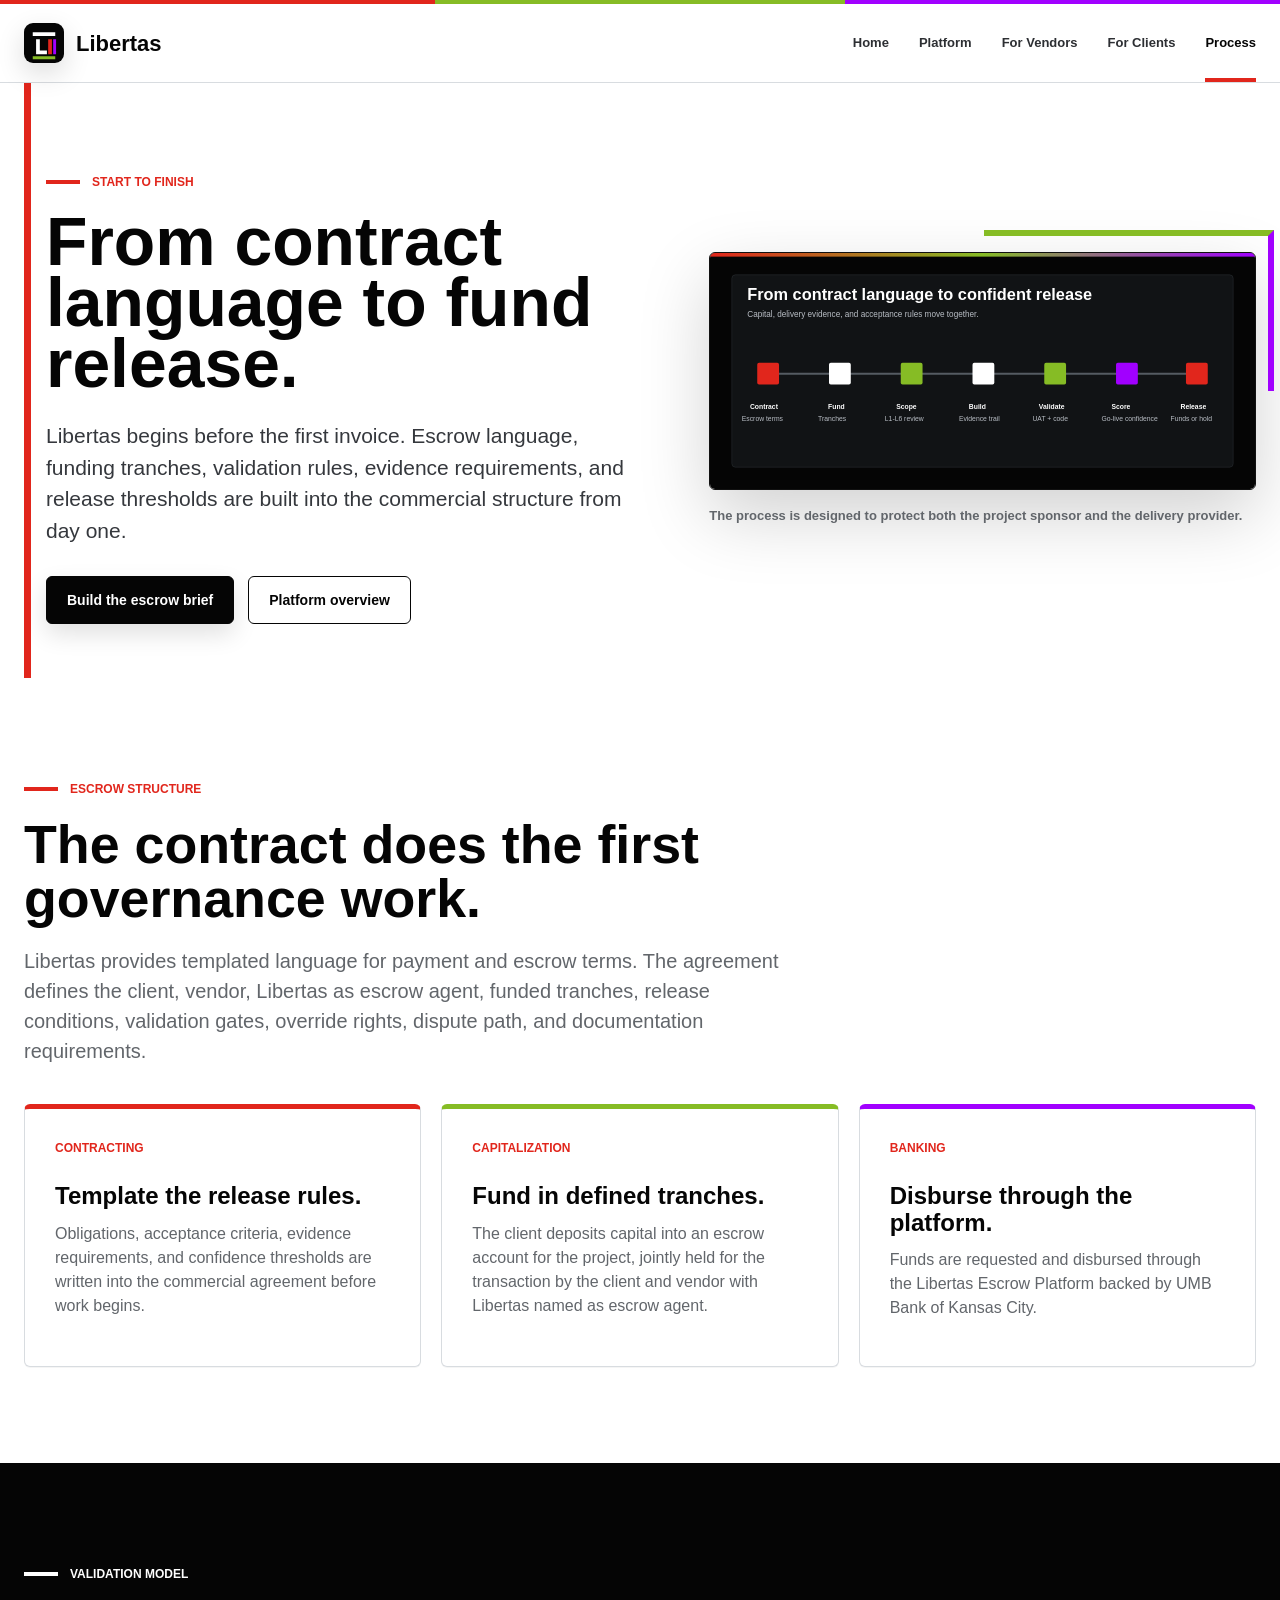
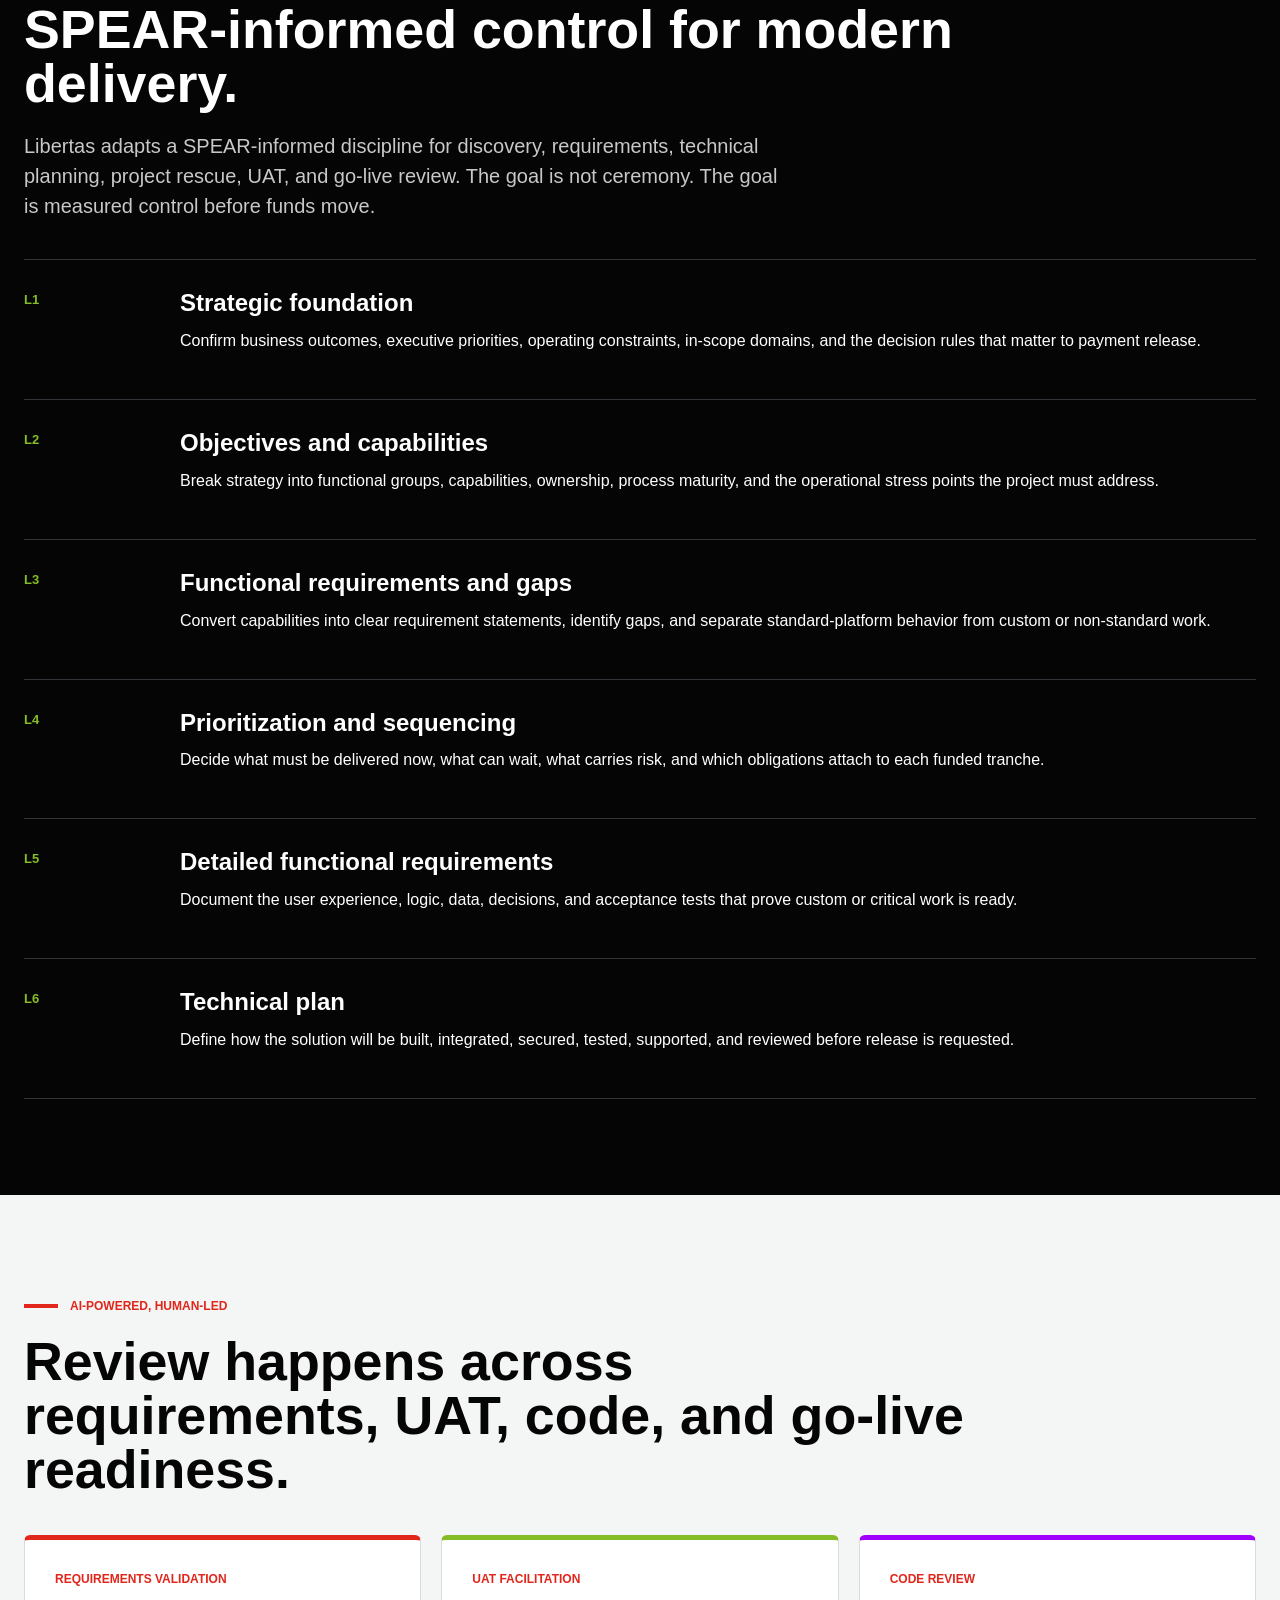
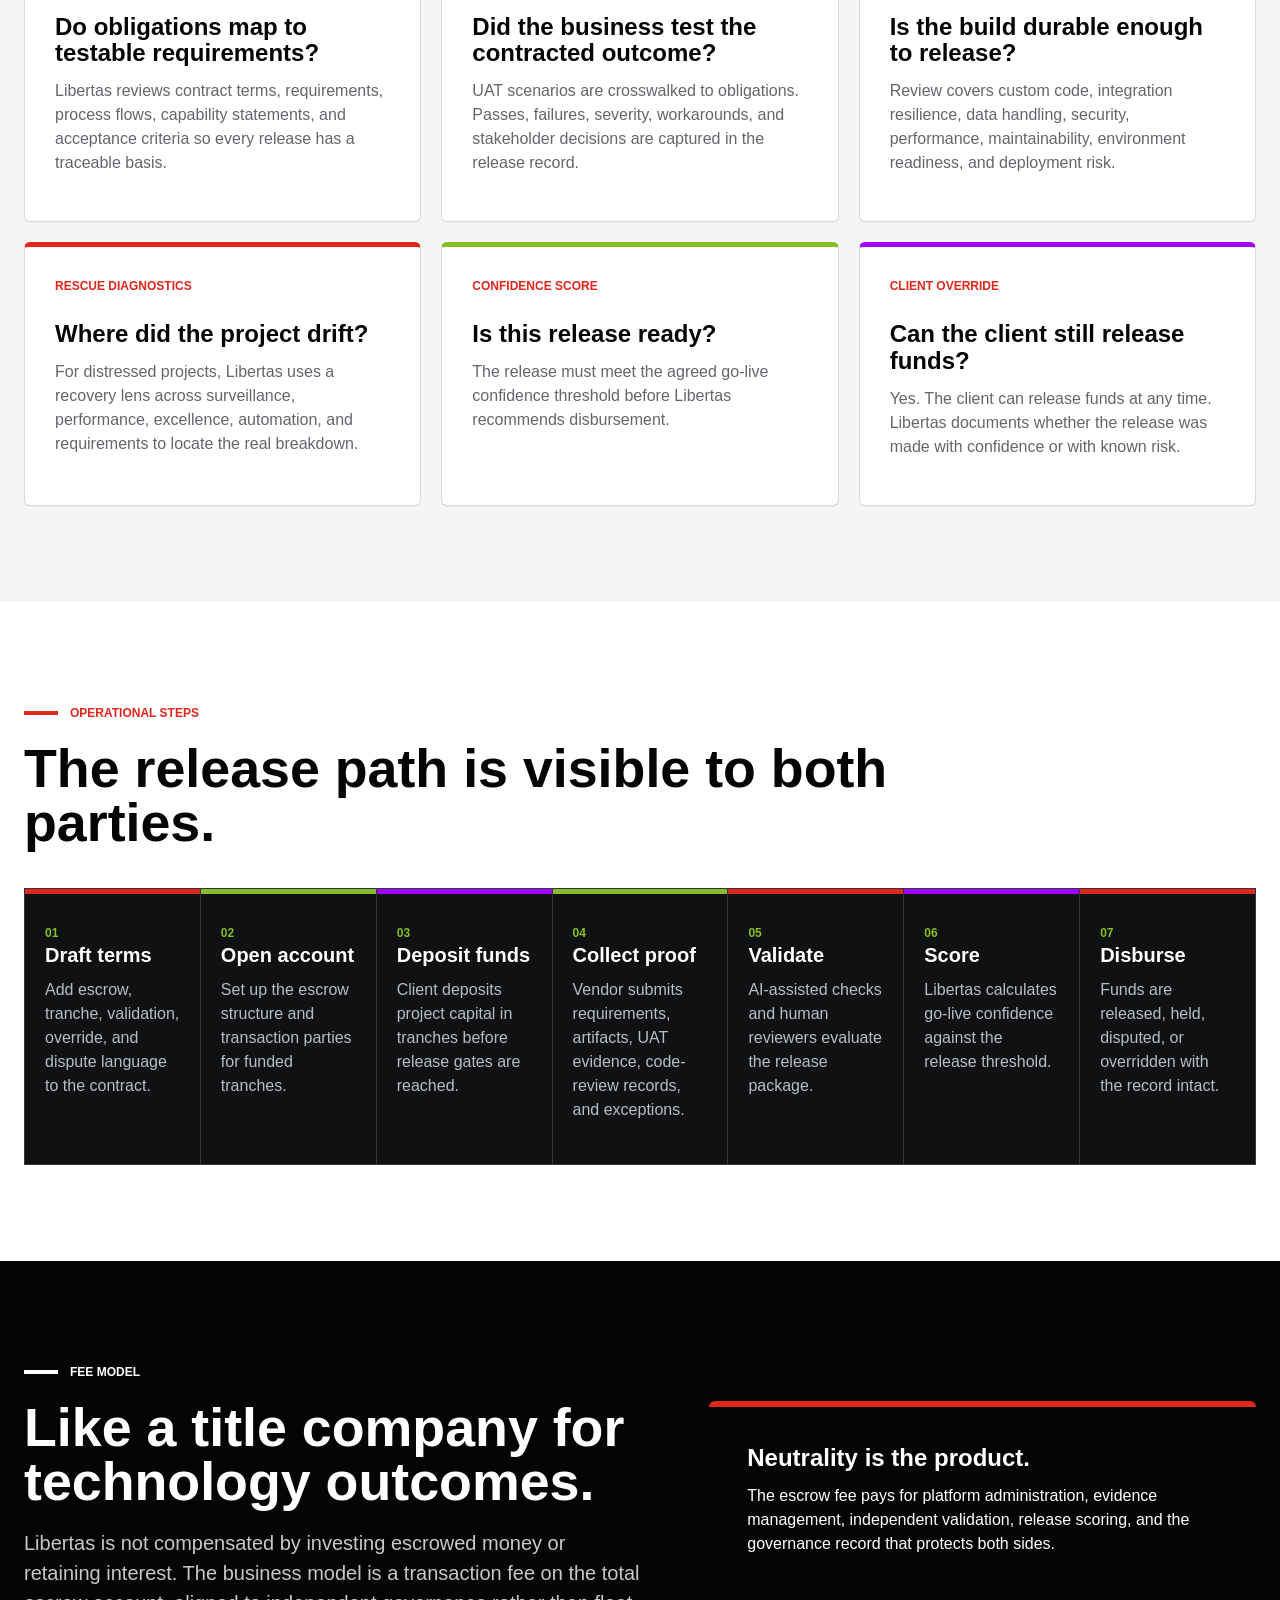
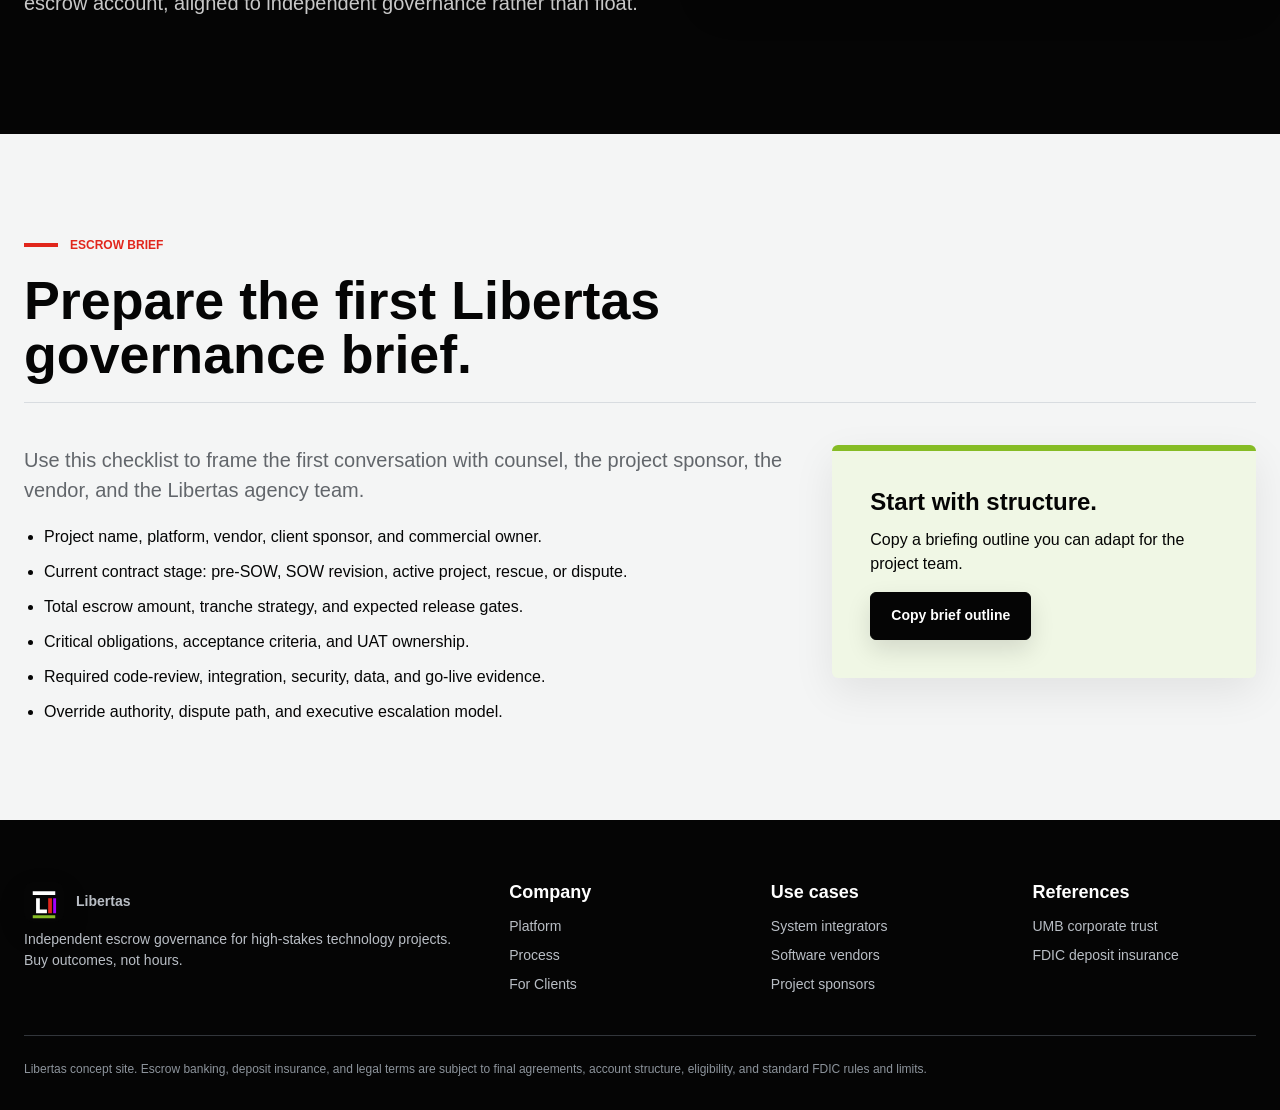
<file: process.html>
<!doctype html>
<html lang="en">
<head>
  <meta charset="utf-8">
  <meta name="viewport" content="width=device-width, initial-scale=1">
  <title>Process | Libertas</title>
  <meta name="description" content="The Libertas process runs from contract escrow language through funded tranches, SPEAR-informed validation, UAT, code review, go-live confidence, and fund release.">
  <link rel="icon" href="assets/images/libertas-mark.svg" type="image/svg+xml">
  <link rel="stylesheet" href="assets/css/styles.css">
  <script defer src="assets/js/site.js"></script>
</head>
<body>
  <header class="site-header">
    <div class="container nav-wrap">
      <a class="brand" href="index.html" aria-label="Libertas home">
        <img class="brand-mark" src="assets/images/libertas-mark.svg" alt="">
        <span>Libertas</span>
      </a>
      <button class="nav-toggle" type="button" aria-label="Toggle navigation" aria-expanded="false">
        <span aria-hidden="true"></span>
      </button>
      <nav class="site-nav" aria-label="Primary navigation">
        <a class="nav-link" href="index.html">Home</a>
        <a class="nav-link" href="platform.html">Platform</a>
        <a class="nav-link" href="vendors.html">For Vendors</a>
        <a class="nav-link" href="clients.html">For Clients</a>
        <a class="nav-link active" href="process.html" aria-current="page">Process</a>
      </nav>
    </div>
  </header>

  <main>
    <section class="hero page-hero">
      <div class="container hero-grid">
        <div class="hero-copy">
          <p class="eyebrow">Start to finish</p>
          <h1>From contract language to fund release.</h1>
          <p class="lede">Libertas begins before the first invoice. Escrow language, funding tranches, validation rules, evidence requirements, and release thresholds are built into the commercial structure from day one.</p>
          <div class="button-row">
            <a class="button" href="#briefing">Build the escrow brief</a>
            <a class="button secondary" href="platform.html">Platform overview</a>
          </div>
        </div>
        <div class="hero-media">
          <img class="platform-art" src="assets/images/process-governance.svg" alt="Seven stage Libertas process map from contract to release.">
          <p class="media-note">The process is designed to protect both the project sponsor and the delivery provider.</p>
        </div>
      </div>
    </section>

    <section class="section section-white">
      <div class="container">
        <p class="eyebrow">Escrow structure</p>
        <h2>The contract does the first governance work.</h2>
        <p class="section-kicker">Libertas provides templated language for payment and escrow terms. The agreement defines the client, vendor, Libertas as escrow agent, funded tranches, release conditions, validation gates, override rights, dispute path, and documentation requirements.</p>
        <div class="cards">
          <article class="card">
            <span class="card-label">Contracting</span>
            <h3>Template the release rules.</h3>
            <p>Obligations, acceptance criteria, evidence requirements, and confidence thresholds are written into the commercial agreement before work begins.</p>
          </article>
          <article class="card">
            <span class="card-label">Capitalization</span>
            <h3>Fund in defined tranches.</h3>
            <p>The client deposits capital into an escrow account for the project, jointly held for the transaction by the client and vendor with Libertas named as escrow agent.</p>
          </article>
          <article class="card">
            <span class="card-label">Banking</span>
            <h3>Disburse through the platform.</h3>
            <p>Funds are requested and disbursed through the Libertas Escrow Platform backed by UMB Bank of Kansas City.</p>
          </article>
        </div>
      </div>
    </section>

    <section class="section section-dark">
      <div class="container">
        <p class="eyebrow">Validation model</p>
        <h2>SPEAR-informed control for modern delivery.</h2>
        <p class="section-kicker">Libertas adapts a SPEAR-informed discipline for discovery, requirements, technical planning, project rescue, UAT, and go-live review. The goal is not ceremony. The goal is measured control before funds move.</p>
        <div class="timeline">
          <article class="timeline-item">
            <div class="timeline-code">L1</div>
            <div>
              <h3>Strategic foundation</h3>
              <p>Confirm business outcomes, executive priorities, operating constraints, in-scope domains, and the decision rules that matter to payment release.</p>
            </div>
          </article>
          <article class="timeline-item">
            <div class="timeline-code">L2</div>
            <div>
              <h3>Objectives and capabilities</h3>
              <p>Break strategy into functional groups, capabilities, ownership, process maturity, and the operational stress points the project must address.</p>
            </div>
          </article>
          <article class="timeline-item">
            <div class="timeline-code">L3</div>
            <div>
              <h3>Functional requirements and gaps</h3>
              <p>Convert capabilities into clear requirement statements, identify gaps, and separate standard-platform behavior from custom or non-standard work.</p>
            </div>
          </article>
          <article class="timeline-item">
            <div class="timeline-code">L4</div>
            <div>
              <h3>Prioritization and sequencing</h3>
              <p>Decide what must be delivered now, what can wait, what carries risk, and which obligations attach to each funded tranche.</p>
            </div>
          </article>
          <article class="timeline-item">
            <div class="timeline-code">L5</div>
            <div>
              <h3>Detailed functional requirements</h3>
              <p>Document the user experience, logic, data, decisions, and acceptance tests that prove custom or critical work is ready.</p>
            </div>
          </article>
          <article class="timeline-item">
            <div class="timeline-code">L6</div>
            <div>
              <h3>Technical plan</h3>
              <p>Define how the solution will be built, integrated, secured, tested, supported, and reviewed before release is requested.</p>
            </div>
          </article>
        </div>
      </div>
    </section>

    <section class="section">
      <div class="container">
        <p class="eyebrow">AI-powered, human-led</p>
        <h2>Review happens across requirements, UAT, code, and go-live readiness.</h2>
        <div class="cards">
          <article class="card">
            <span class="card-label">Requirements validation</span>
            <h3>Do obligations map to testable requirements?</h3>
            <p>Libertas reviews contract terms, requirements, process flows, capability statements, and acceptance criteria so every release has a traceable basis.</p>
          </article>
          <article class="card">
            <span class="card-label">UAT facilitation</span>
            <h3>Did the business test the contracted outcome?</h3>
            <p>UAT scenarios are crosswalked to obligations. Passes, failures, severity, workarounds, and stakeholder decisions are captured in the release record.</p>
          </article>
          <article class="card">
            <span class="card-label">Code review</span>
            <h3>Is the build durable enough to release?</h3>
            <p>Review covers custom code, integration resilience, data handling, security, performance, maintainability, environment readiness, and deployment risk.</p>
          </article>
          <article class="card">
            <span class="card-label">Rescue diagnostics</span>
            <h3>Where did the project drift?</h3>
            <p>For distressed projects, Libertas uses a recovery lens across surveillance, performance, excellence, automation, and requirements to locate the real breakdown.</p>
          </article>
          <article class="card">
            <span class="card-label">Confidence score</span>
            <h3>Is this release ready?</h3>
            <p>The release must meet the agreed go-live confidence threshold before Libertas recommends disbursement.</p>
          </article>
          <article class="card">
            <span class="card-label">Client override</span>
            <h3>Can the client still release funds?</h3>
            <p>Yes. The client can release funds at any time. Libertas documents whether the release was made with confidence or with known risk.</p>
          </article>
        </div>
      </div>
    </section>

    <section class="section section-white">
      <div class="container">
        <p class="eyebrow">Operational steps</p>
        <h2>The release path is visible to both parties.</h2>
        <div class="process-grid" aria-label="Detailed Libertas process">
          <article class="process-step">
            <span>01</span>
            <h3>Draft terms</h3>
            <p>Add escrow, tranche, validation, override, and dispute language to the contract.</p>
          </article>
          <article class="process-step">
            <span>02</span>
            <h3>Open account</h3>
            <p>Set up the escrow structure and transaction parties for funded tranches.</p>
          </article>
          <article class="process-step">
            <span>03</span>
            <h3>Deposit funds</h3>
            <p>Client deposits project capital in tranches before release gates are reached.</p>
          </article>
          <article class="process-step">
            <span>04</span>
            <h3>Collect proof</h3>
            <p>Vendor submits requirements, artifacts, UAT evidence, code-review records, and exceptions.</p>
          </article>
          <article class="process-step">
            <span>05</span>
            <h3>Validate</h3>
            <p>AI-assisted checks and human reviewers evaluate the release package.</p>
          </article>
          <article class="process-step">
            <span>06</span>
            <h3>Score</h3>
            <p>Libertas calculates go-live confidence against the release threshold.</p>
          </article>
          <article class="process-step">
            <span>07</span>
            <h3>Disburse</h3>
            <p>Funds are released, held, disputed, or overridden with the record intact.</p>
          </article>
        </div>
      </div>
    </section>

    <section class="section section-dark">
      <div class="container split">
        <div>
          <p class="eyebrow">Fee model</p>
          <h2>Like a title company for technology outcomes.</h2>
          <p class="section-kicker">Libertas is not compensated by investing escrowed money or retaining interest. The business model is a transaction fee on the total escrow account, aligned to independent governance rather than float.</p>
        </div>
        <div class="callout">
          <h3>Neutrality is the product.</h3>
          <p>The escrow fee pays for platform administration, evidence management, independent validation, release scoring, and the governance record that protects both sides.</p>
        </div>
      </div>
    </section>

    <section class="section" id="briefing">
      <div class="container">
        <p class="eyebrow">Escrow brief</p>
        <h2>Prepare the first Libertas governance brief.</h2>
        <div class="briefing-box">
          <div>
            <p class="section-kicker">Use this checklist to frame the first conversation with counsel, the project sponsor, the vendor, and the Libertas agency team.</p>
            <ul class="briefing-list">
              <li>Project name, platform, vendor, client sponsor, and commercial owner.</li>
              <li>Current contract stage: pre-SOW, SOW revision, active project, rescue, or dispute.</li>
              <li>Total escrow amount, tranche strategy, and expected release gates.</li>
              <li>Critical obligations, acceptance criteria, and UAT ownership.</li>
              <li>Required code-review, integration, security, data, and go-live evidence.</li>
              <li>Override authority, dispute path, and executive escalation model.</li>
            </ul>
          </div>
          <div class="callout green">
            <h3>Start with structure.</h3>
            <p>Copy a briefing outline you can adapt for the project team.</p>
            <button class="button" type="button" data-copy-brief>Copy brief outline</button>
          </div>
        </div>
      </div>
    </section>
  </main>

  <footer class="footer">
    <div class="container footer-grid">
      <div>
        <a class="brand" href="index.html" aria-label="Libertas home">
          <img class="brand-mark" src="assets/images/libertas-mark.svg" alt="">
          <span>Libertas</span>
        </a>
        <p>Independent escrow governance for high-stakes technology projects. Buy outcomes, not hours.</p>
      </div>
      <div>
        <h3>Company</h3>
        <ul>
          <li><a href="platform.html">Platform</a></li>
          <li><a href="process.html">Process</a></li>
          <li><a href="clients.html">For Clients</a></li>
        </ul>
      </div>
      <div>
        <h3>Use cases</h3>
        <ul>
          <li><a href="vendors.html">System integrators</a></li>
          <li><a href="vendors.html">Software vendors</a></li>
          <li><a href="clients.html">Project sponsors</a></li>
        </ul>
      </div>
      <div>
        <h3>References</h3>
        <ul>
          <li><a href="https://www.umb.com/institutional-banking/corporate-trust-and-agency-services/corporate-trust" target="_blank" rel="noreferrer">UMB corporate trust</a></li>
          <li><a href="https://www.fdic.gov/resources/deposit-insurance" target="_blank" rel="noreferrer">FDIC deposit insurance</a></li>
        </ul>
      </div>
    </div>
    <div class="container footer-note">
      Libertas concept site. Escrow banking, deposit insurance, and legal terms are subject to final agreements, account structure, eligibility, and standard FDIC rules and limits.
    </div>
  </footer>
</body>
</html>
</file>
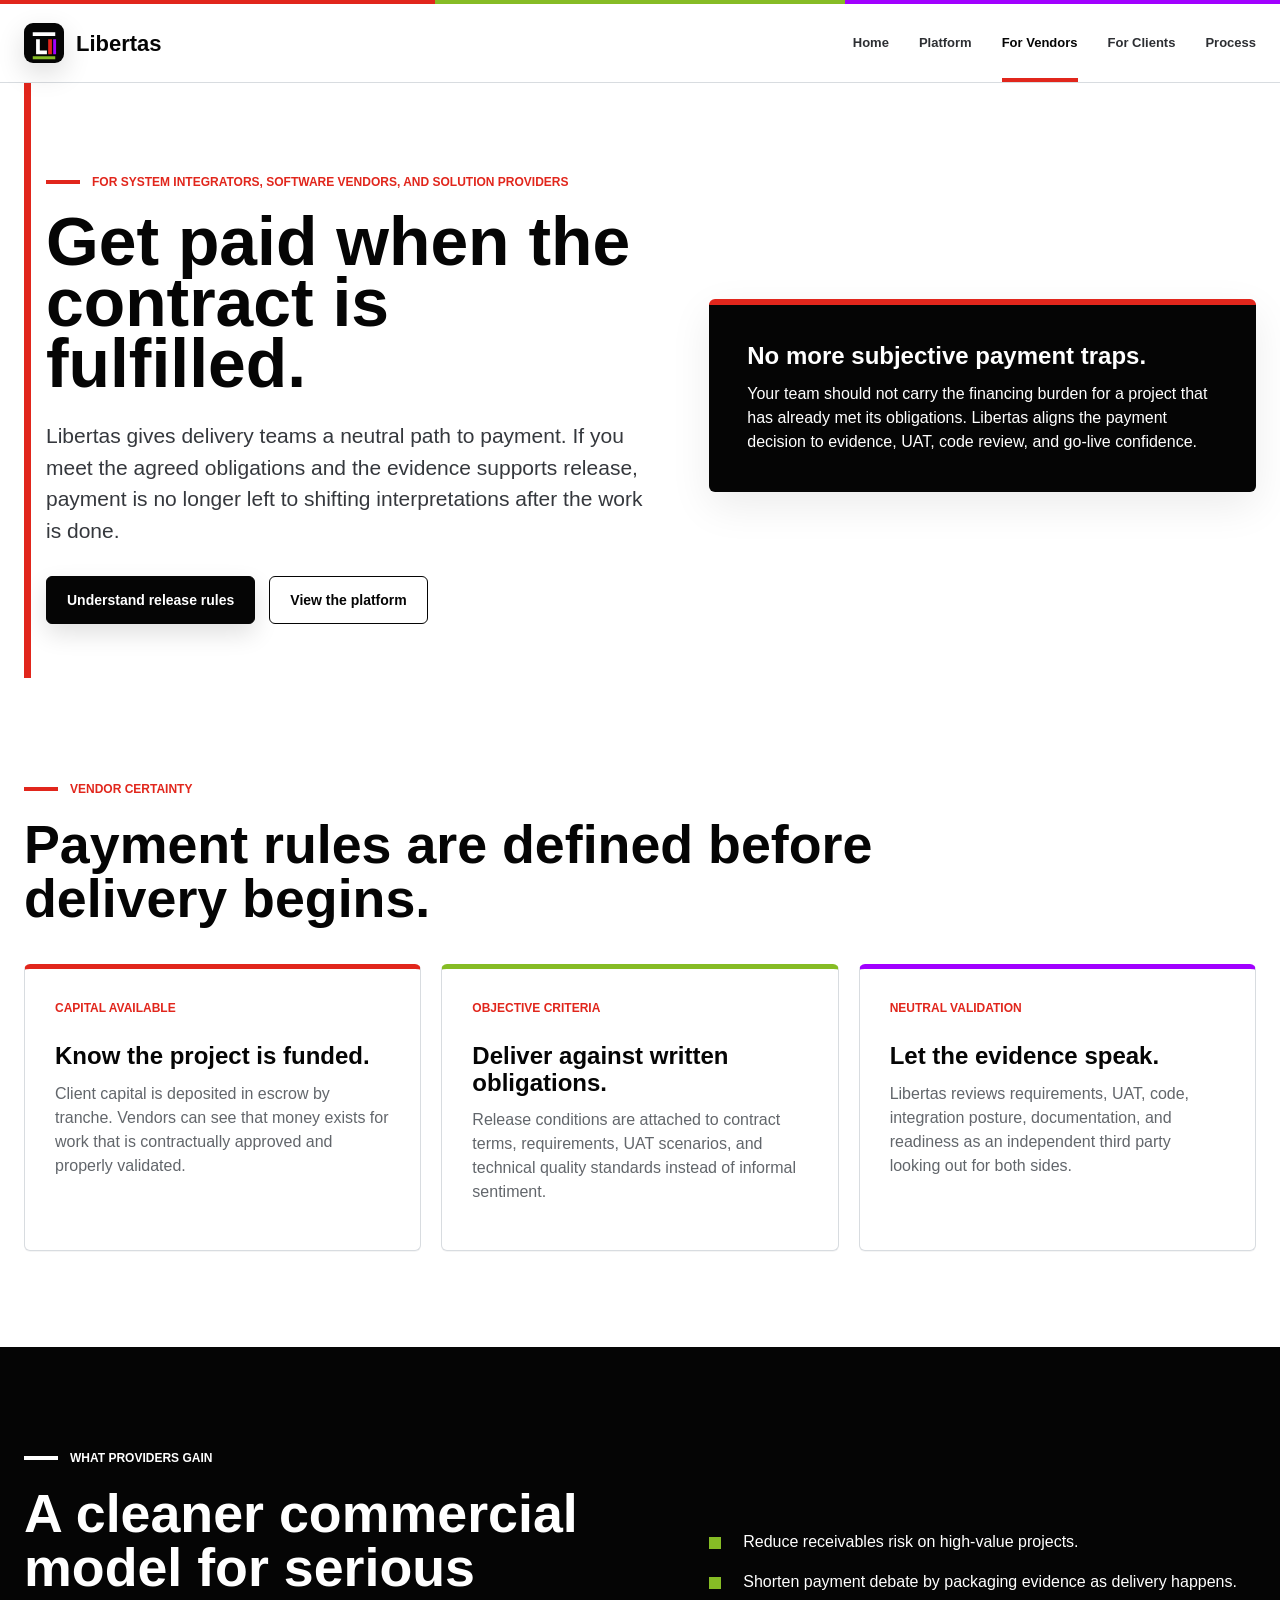
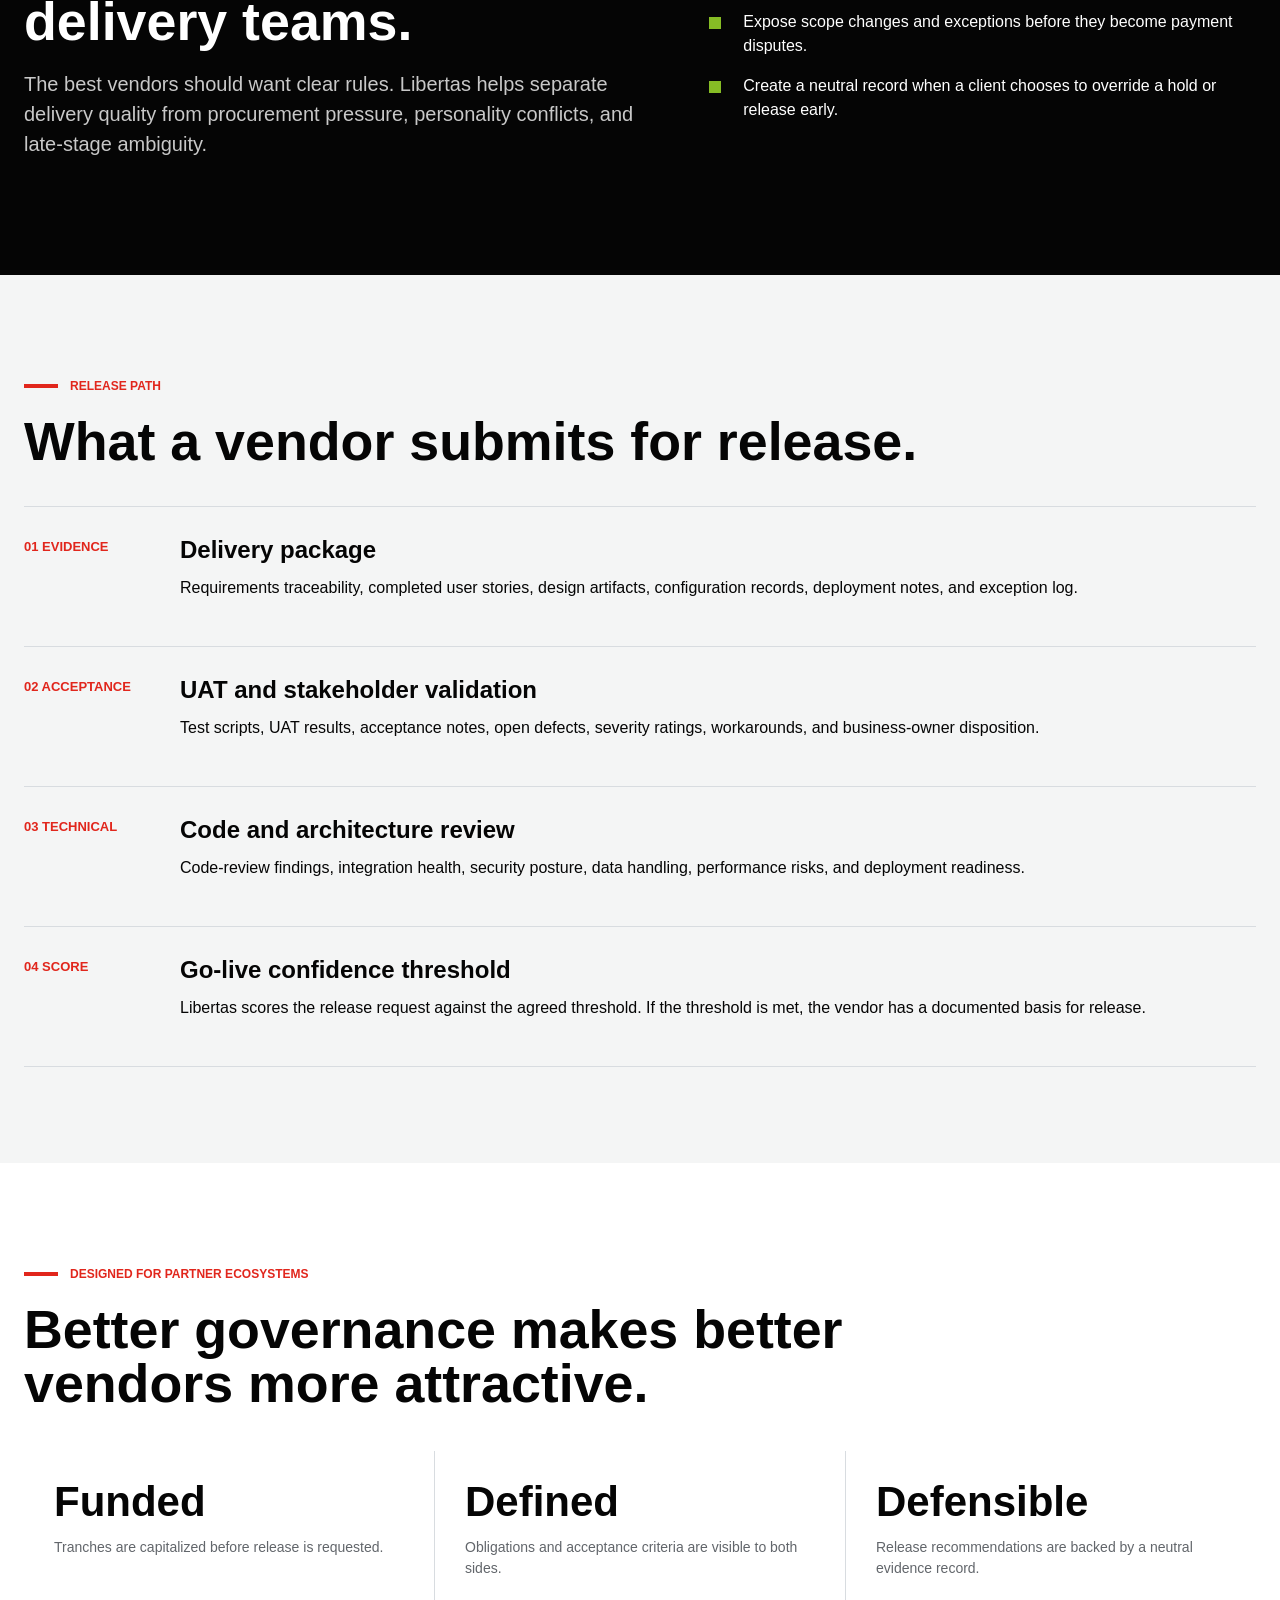
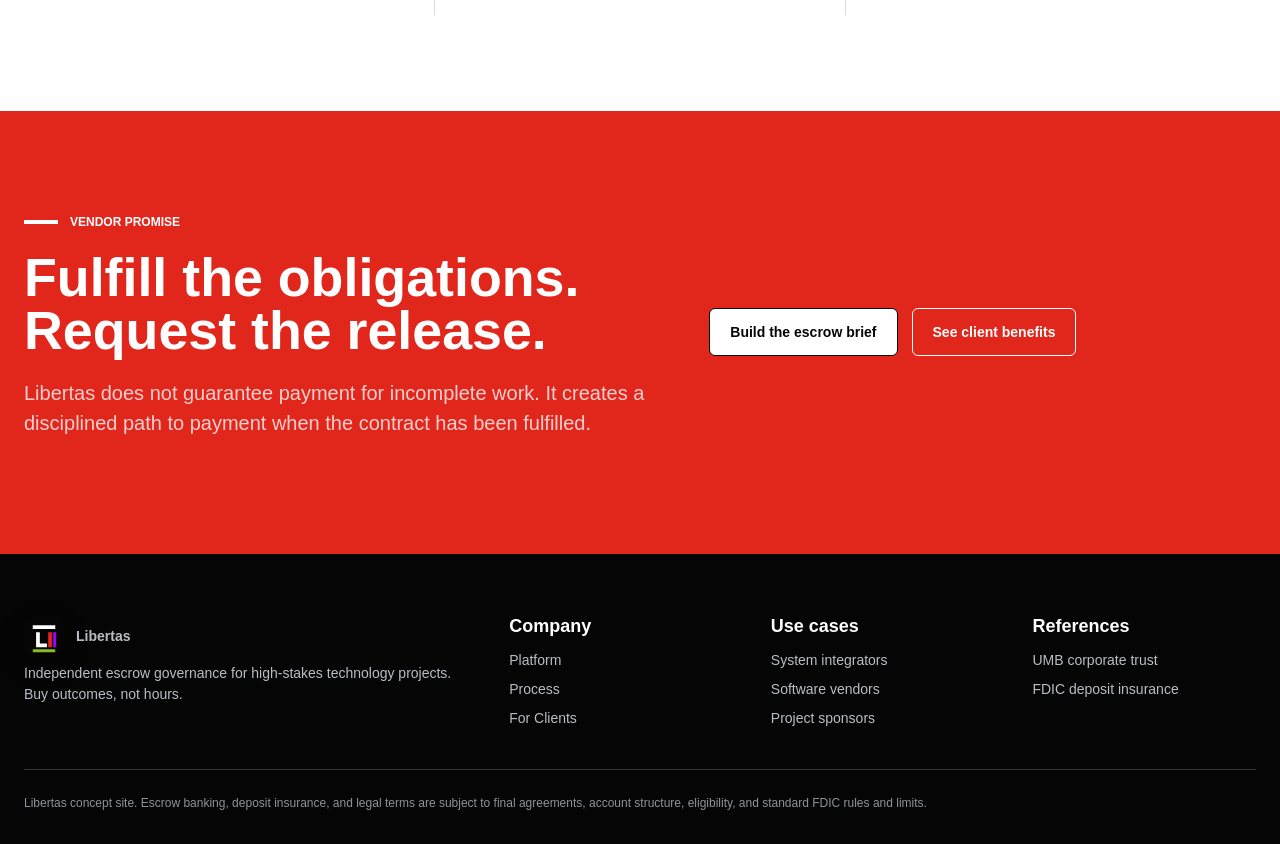
<file: vendors.html>
<!doctype html>
<html lang="en">
<head>
  <meta charset="utf-8">
  <meta name="viewport" content="width=device-width, initial-scale=1">
  <title>For Vendors | Libertas</title>
  <meta name="description" content="Libertas helps system integrators, software vendors, and solution providers get paid when contract obligations are fulfilled.">
  <link rel="icon" href="assets/images/libertas-mark.svg" type="image/svg+xml">
  <link rel="stylesheet" href="assets/css/styles.css">
  <script defer src="assets/js/site.js"></script>
</head>
<body>
  <header class="site-header">
    <div class="container nav-wrap">
      <a class="brand" href="index.html" aria-label="Libertas home">
        <img class="brand-mark" src="assets/images/libertas-mark.svg" alt="">
        <span>Libertas</span>
      </a>
      <button class="nav-toggle" type="button" aria-label="Toggle navigation" aria-expanded="false">
        <span aria-hidden="true"></span>
      </button>
      <nav class="site-nav" aria-label="Primary navigation">
        <a class="nav-link" href="index.html">Home</a>
        <a class="nav-link" href="platform.html">Platform</a>
        <a class="nav-link active" href="vendors.html" aria-current="page">For Vendors</a>
        <a class="nav-link" href="clients.html">For Clients</a>
        <a class="nav-link" href="process.html">Process</a>
      </nav>
    </div>
  </header>

  <main>
    <section class="hero page-hero">
      <div class="container hero-grid">
        <div class="hero-copy">
          <p class="eyebrow">For system integrators, software vendors, and solution providers</p>
          <h1>Get paid when the contract is fulfilled.</h1>
          <p class="lede">Libertas gives delivery teams a neutral path to payment. If you meet the agreed obligations and the evidence supports release, payment is no longer left to shifting interpretations after the work is done.</p>
          <div class="button-row">
            <a class="button" href="process.html">Understand release rules</a>
            <a class="button secondary" href="platform.html">View the platform</a>
          </div>
        </div>
        <div class="callout">
          <h3>No more subjective payment traps.</h3>
          <p>Your team should not carry the financing burden for a project that has already met its obligations. Libertas aligns the payment decision to evidence, UAT, code review, and go-live confidence.</p>
        </div>
      </div>
    </section>

    <section class="section section-white">
      <div class="container">
        <p class="eyebrow">Vendor certainty</p>
        <h2>Payment rules are defined before delivery begins.</h2>
        <div class="cards">
          <article class="card">
            <span class="card-label">Capital available</span>
            <h3>Know the project is funded.</h3>
            <p>Client capital is deposited in escrow by tranche. Vendors can see that money exists for work that is contractually approved and properly validated.</p>
          </article>
          <article class="card">
            <span class="card-label">Objective criteria</span>
            <h3>Deliver against written obligations.</h3>
            <p>Release conditions are attached to contract terms, requirements, UAT scenarios, and technical quality standards instead of informal sentiment.</p>
          </article>
          <article class="card">
            <span class="card-label">Neutral validation</span>
            <h3>Let the evidence speak.</h3>
            <p>Libertas reviews requirements, UAT, code, integration posture, documentation, and readiness as an independent third party looking out for both sides.</p>
          </article>
        </div>
      </div>
    </section>

    <section class="section section-dark">
      <div class="container split">
        <div>
          <p class="eyebrow">What providers gain</p>
          <h2>A cleaner commercial model for serious delivery teams.</h2>
          <p class="section-kicker">The best vendors should want clear rules. Libertas helps separate delivery quality from procurement pressure, personality conflicts, and late-stage ambiguity.</p>
        </div>
        <div>
          <ul class="feature-list">
            <li>Reduce receivables risk on high-value projects.</li>
            <li>Shorten payment debate by packaging evidence as delivery happens.</li>
            <li>Expose scope changes and exceptions before they become payment disputes.</li>
            <li>Create a neutral record when a client chooses to override a hold or release early.</li>
          </ul>
        </div>
      </div>
    </section>

    <section class="section">
      <div class="container">
        <p class="eyebrow">Release path</p>
        <h2>What a vendor submits for release.</h2>
        <div class="timeline">
          <article class="timeline-item">
            <div class="timeline-code">01 Evidence</div>
            <div>
              <h3>Delivery package</h3>
              <p>Requirements traceability, completed user stories, design artifacts, configuration records, deployment notes, and exception log.</p>
            </div>
          </article>
          <article class="timeline-item">
            <div class="timeline-code">02 Acceptance</div>
            <div>
              <h3>UAT and stakeholder validation</h3>
              <p>Test scripts, UAT results, acceptance notes, open defects, severity ratings, workarounds, and business-owner disposition.</p>
            </div>
          </article>
          <article class="timeline-item">
            <div class="timeline-code">03 Technical</div>
            <div>
              <h3>Code and architecture review</h3>
              <p>Code-review findings, integration health, security posture, data handling, performance risks, and deployment readiness.</p>
            </div>
          </article>
          <article class="timeline-item">
            <div class="timeline-code">04 Score</div>
            <div>
              <h3>Go-live confidence threshold</h3>
              <p>Libertas scores the release request against the agreed threshold. If the threshold is met, the vendor has a documented basis for release.</p>
            </div>
          </article>
        </div>
      </div>
    </section>

    <section class="section section-white">
      <div class="container">
        <p class="eyebrow">Designed for partner ecosystems</p>
        <h2>Better governance makes better vendors more attractive.</h2>
        <div class="metric-row">
          <div class="metric">
            <strong>Funded</strong>
            <span>Tranches are capitalized before release is requested.</span>
          </div>
          <div class="metric">
            <strong>Defined</strong>
            <span>Obligations and acceptance criteria are visible to both sides.</span>
          </div>
          <div class="metric">
            <strong>Defensible</strong>
            <span>Release recommendations are backed by a neutral evidence record.</span>
          </div>
        </div>
      </div>
    </section>

    <section class="section section-red">
      <div class="container split">
        <div>
          <p class="eyebrow">Vendor promise</p>
          <h2>Fulfill the obligations. Request the release.</h2>
          <p class="section-kicker">Libertas does not guarantee payment for incomplete work. It creates a disciplined path to payment when the contract has been fulfilled.</p>
        </div>
        <div class="button-row">
          <a class="button secondary" href="process.html#briefing">Build the escrow brief</a>
          <a class="button ghost" href="clients.html">See client benefits</a>
        </div>
      </div>
    </section>
  </main>

  <footer class="footer">
    <div class="container footer-grid">
      <div>
        <a class="brand" href="index.html" aria-label="Libertas home">
          <img class="brand-mark" src="assets/images/libertas-mark.svg" alt="">
          <span>Libertas</span>
        </a>
        <p>Independent escrow governance for high-stakes technology projects. Buy outcomes, not hours.</p>
      </div>
      <div>
        <h3>Company</h3>
        <ul>
          <li><a href="platform.html">Platform</a></li>
          <li><a href="process.html">Process</a></li>
          <li><a href="clients.html">For Clients</a></li>
        </ul>
      </div>
      <div>
        <h3>Use cases</h3>
        <ul>
          <li><a href="vendors.html">System integrators</a></li>
          <li><a href="vendors.html">Software vendors</a></li>
          <li><a href="clients.html">Project sponsors</a></li>
        </ul>
      </div>
      <div>
        <h3>References</h3>
        <ul>
          <li><a href="https://www.umb.com/institutional-banking/corporate-trust-and-agency-services/corporate-trust" target="_blank" rel="noreferrer">UMB corporate trust</a></li>
          <li><a href="https://www.fdic.gov/resources/deposit-insurance" target="_blank" rel="noreferrer">FDIC deposit insurance</a></li>
        </ul>
      </div>
    </div>
    <div class="container footer-note">
      Libertas concept site. Escrow banking, deposit insurance, and legal terms are subject to final agreements, account structure, eligibility, and standard FDIC rules and limits.
    </div>
  </footer>
</body>
</html>
</file>
<file: assets/css/styles.css>
:root {
  --ink: #050505;
  --ink-2: #171717;
  --charcoal: #252525;
  --paper: #f4f5f5;
  --paper-2: #e9ecef;
  --white: #ffffff;
  --muted: #62666b;
  --muted-dark: #b9bec5;
  --line: #d8dce0;
  --line-dark: #32363b;
  --red: #e1261c;
  --green: #86bc25;
  --violet: #a100ff;
  --blue: #0b6fce;
  --max: 1240px;
  --radius: 6px;
  --shadow: 0 26px 70px rgba(5, 5, 5, .18);
  --shadow-soft: 0 14px 42px rgba(5, 5, 5, .08);
}

* {
  box-sizing: border-box;
}

html {
  scroll-behavior: smooth;
}

body {
  margin: 0;
  color: var(--ink);
  background: var(--paper);
  font-family: "Segoe UI", Arial, Helvetica, sans-serif;
  line-height: 1.5;
  text-rendering: optimizeLegibility;
}

img,
svg {
  max-width: 100%;
  height: auto;
}

a {
  color: inherit;
}

.container {
  width: min(var(--max), calc(100% - 48px));
  margin: 0 auto;
}

.site-header {
  position: sticky;
  top: 0;
  z-index: 20;
  background: rgba(255, 255, 255, .96);
  border-bottom: 1px solid var(--line);
  backdrop-filter: blur(16px);
}

.site-header::before {
  content: "";
  display: block;
  height: 4px;
  background: linear-gradient(90deg, var(--red) 0 34%, var(--green) 34% 66%, var(--violet) 66% 100%);
}

.nav-wrap {
  min-height: 78px;
  display: flex;
  align-items: center;
  justify-content: space-between;
  gap: 28px;
}

.brand {
  display: inline-flex;
  align-items: center;
  gap: 12px;
  color: var(--ink);
  text-decoration: none;
  font-weight: 850;
  font-size: 22px;
}

.brand-mark {
  width: 40px;
  height: 40px;
  border-radius: 9px;
  display: block;
  box-shadow: 0 10px 28px rgba(5, 5, 5, .14);
}

.site-nav {
  display: flex;
  align-items: center;
  gap: 30px;
  font-size: 13px;
  font-weight: 800;
}

.nav-link {
  position: relative;
  color: #2d2f33;
  text-decoration: none;
  padding: 29px 0;
}

.nav-link::after {
  content: "";
  position: absolute;
  left: 0;
  right: 0;
  bottom: 0;
  height: 4px;
  background: var(--red);
  transform: scaleX(0);
  transform-origin: left;
  transition: transform .18s ease;
}

.nav-link:hover,
.nav-link:focus,
.nav-link.active {
  color: var(--ink);
}

.nav-link:hover::after,
.nav-link:focus::after,
.nav-link.active::after {
  transform: scaleX(1);
}

.nav-toggle {
  display: none;
  width: 44px;
  height: 44px;
  border: 1px solid var(--line);
  border-radius: var(--radius);
  background: var(--white);
  color: var(--ink);
  align-items: center;
  justify-content: center;
  box-shadow: var(--shadow-soft);
}

.nav-toggle span,
.nav-toggle span::before,
.nav-toggle span::after {
  display: block;
  width: 20px;
  height: 2px;
  background: currentColor;
  position: relative;
}

.nav-toggle span::before,
.nav-toggle span::after {
  content: "";
  position: absolute;
  left: 0;
}

.nav-toggle span::before {
  top: -7px;
}

.nav-toggle span::after {
  top: 7px;
}

.button {
  display: inline-flex;
  align-items: center;
  justify-content: center;
  gap: 10px;
  min-height: 48px;
  padding: 13px 20px;
  border: 1px solid var(--ink);
  border-radius: var(--radius);
  background: var(--ink);
  color: var(--white);
  text-decoration: none;
  font-size: 14px;
  font-weight: 850;
  line-height: 1.2;
  cursor: pointer;
  box-shadow: 0 10px 24px rgba(5, 5, 5, .12);
  transition: background .18s ease, border-color .18s ease, color .18s ease, transform .18s ease;
}

.button:hover,
.button:focus {
  background: var(--red);
  border-color: var(--red);
  transform: translateY(-1px);
}

.button.secondary {
  background: var(--white);
  color: var(--ink);
  box-shadow: none;
}

.button.secondary:hover,
.button.secondary:focus {
  background: var(--ink);
  border-color: var(--ink);
  color: var(--white);
}

.button.ghost {
  background: transparent;
  color: inherit;
  border-color: currentColor;
  box-shadow: none;
}

.hero {
  position: relative;
  overflow: hidden;
  padding: 84px 0 54px;
  background: var(--white);
}

.hero::before {
  content: "";
  position: absolute;
  top: 0;
  left: max(24px, calc((100vw - var(--max)) / 2));
  width: 7px;
  height: 100%;
  background: var(--red);
}

.hero-grid,
.split {
  display: grid;
  grid-template-columns: minmax(0, 1fr) minmax(380px, .88fr);
  gap: 64px;
  align-items: center;
}

.hero-copy {
  max-width: 760px;
  padding-left: 22px;
}

.eyebrow {
  display: inline-flex;
  align-items: center;
  gap: 12px;
  margin: 0 0 20px;
  color: var(--red);
  font-size: 12px;
  font-weight: 900;
  text-transform: uppercase;
}

.eyebrow::before {
  content: "";
  width: 34px;
  height: 4px;
  background: currentColor;
}

h1,
h2,
h3,
p {
  margin-top: 0;
}

h1 {
  max-width: 980px;
  margin-bottom: 26px;
  font-size: clamp(58px, 7.3vw, 104px);
  line-height: .9;
  letter-spacing: 0;
  font-weight: 900;
}

.page-hero h1 {
  max-width: 1040px;
  font-size: clamp(48px, 5.3vw, 74px);
}

h2 {
  max-width: 940px;
  margin-bottom: 20px;
  font-size: clamp(36px, 4.2vw, 62px);
  line-height: 1;
  letter-spacing: 0;
  font-weight: 900;
}

h3 {
  margin-bottom: 12px;
  font-size: 24px;
  line-height: 1.12;
  font-weight: 850;
}

.lede {
  max-width: 720px;
  margin-bottom: 30px;
  color: #35383d;
  font-size: 21px;
}

.button-row {
  display: flex;
  flex-wrap: wrap;
  gap: 14px;
  align-items: center;
}

.hero-media {
  position: relative;
}

.hero-media::before {
  content: "";
  position: absolute;
  inset: -22px -18px auto auto;
  width: 52%;
  height: 54%;
  border-top: 6px solid var(--green);
  border-right: 6px solid var(--violet);
  pointer-events: none;
}

.platform-art {
  width: 100%;
  border: 1px solid #111111;
  border-radius: var(--radius);
  box-shadow: var(--shadow);
  display: block;
}

.media-note {
  margin-top: 16px;
  color: var(--muted);
  font-size: 13px;
  font-weight: 650;
}

.proof-strip {
  margin-top: 52px;
  display: grid;
  grid-template-columns: repeat(4, 1fr);
  border: 0;
  background: var(--ink);
  color: var(--white);
  box-shadow: var(--shadow);
}

.proof-item {
  min-height: 142px;
  padding: 28px 26px;
  border-right: 1px solid var(--line-dark);
  border-top: 5px solid var(--red);
}

.proof-item:nth-child(2) {
  border-top-color: var(--green);
}

.proof-item:nth-child(3) {
  border-top-color: var(--violet);
}

.proof-item:nth-child(4) {
  border-top-color: var(--blue);
}

.proof-item:last-child {
  border-right: 0;
}

.proof-item strong {
  display: block;
  color: var(--white);
  font-size: 25px;
  line-height: 1.1;
}

.proof-item span {
  display: block;
  margin-top: 11px;
  color: var(--muted-dark);
  font-size: 14px;
}

.section {
  padding: 96px 0;
}

.section.tight {
  padding: 60px 0;
}

.section-dark {
  background: var(--ink);
  color: var(--white);
}

.section-dark .eyebrow,
.section-red .eyebrow {
  color: var(--white);
}

.section-dark .eyebrow::before,
.section-red .eyebrow::before {
  background: currentColor;
}

.section-white {
  background: var(--white);
}

.section-red {
  background: var(--red);
  color: var(--white);
}

.section-kicker {
  max-width: 760px;
  color: var(--muted);
  font-size: 20px;
}

.section-dark .section-kicker,
.section-red .section-kicker {
  color: rgba(255, 255, 255, .78);
}

.cards {
  display: grid;
  grid-template-columns: repeat(3, minmax(0, 1fr));
  gap: 20px;
  margin-top: 38px;
}

.cards.two {
  grid-template-columns: repeat(2, minmax(0, 1fr));
}

.card {
  position: relative;
  min-height: 236px;
  padding: 30px;
  border: 1px solid var(--line);
  border-top: 5px solid var(--red);
  border-radius: var(--radius);
  background: var(--white);
  box-shadow: 0 1px 0 rgba(5, 5, 5, .04);
  transition: box-shadow .18s ease, transform .18s ease, border-color .18s ease;
}

.card:nth-child(3n + 2) {
  border-top-color: var(--green);
}

.card:nth-child(3n) {
  border-top-color: var(--violet);
}

.card:hover {
  border-color: #bfc5cc;
  box-shadow: var(--shadow-soft);
  transform: translateY(-2px);
}

.section-dark .card {
  color: var(--white);
  background: #111315;
  border-color: var(--line-dark);
}

.section-dark .card:hover {
  border-color: #51565c;
}

.section-red .card {
  color: var(--ink);
}

.card p {
  color: var(--muted);
}

.section-dark .card p {
  color: var(--muted-dark);
}

.card a {
  font-weight: 850;
  text-decoration-thickness: 2px;
  text-underline-offset: 4px;
}

.card-label {
  display: block;
  margin-bottom: 26px;
  color: var(--red);
  font-size: 12px;
  font-weight: 900;
  text-transform: uppercase;
}

.section-dark .card-label {
  color: var(--green);
}

.feature-list {
  display: grid;
  gap: 16px;
  margin: 30px 0 0;
  padding: 0;
  list-style: none;
}

.feature-list li {
  position: relative;
  padding-left: 34px;
}

.feature-list li::before {
  content: "";
  position: absolute;
  left: 0;
  top: .42em;
  width: 12px;
  height: 12px;
  background: var(--green);
}

.compare {
  display: grid;
  grid-template-columns: repeat(2, minmax(0, 1fr));
  gap: 22px;
  margin-top: 40px;
}

.compare-panel {
  padding: 36px;
  border: 1px solid var(--line);
  border-top: 5px solid var(--red);
  border-radius: var(--radius);
  background: var(--white);
}

.compare-panel.dark {
  color: var(--white);
  background: #101112;
  border-color: #101112;
  border-top-color: var(--green);
}

.compare-panel h3 {
  margin-bottom: 20px;
}

.compare-panel ul {
  display: grid;
  gap: 14px;
  margin: 0;
  padding-left: 20px;
}

.metric-row {
  display: grid;
  grid-template-columns: repeat(3, minmax(0, 1fr));
  gap: 1px;
  margin-top: 40px;
  background: var(--line);
}

.metric {
  min-height: 164px;
  padding: 30px;
  background: var(--white);
}

.section-dark .metric {
  background: #111315;
}

.metric strong {
  display: block;
  font-size: 42px;
  line-height: 1;
  font-weight: 900;
}

.metric span {
  display: block;
  margin-top: 14px;
  color: var(--muted);
  font-size: 14px;
}

.section-dark .metric span {
  color: var(--muted-dark);
}

.process-grid {
  display: grid;
  grid-template-columns: repeat(7, minmax(124px, 1fr));
  gap: 1px;
  margin-top: 38px;
  background: var(--line-dark);
  overflow-x: auto;
  border: 1px solid var(--line-dark);
}

.process-step {
  min-width: 138px;
  min-height: 210px;
  padding: 26px 20px;
  background: #101112;
  color: var(--white);
  border-top: 5px solid var(--red);
}

.process-step:nth-child(2n) {
  border-top-color: var(--green);
}

.process-step:nth-child(3n) {
  border-top-color: var(--violet);
}

.process-step span {
  color: var(--green);
  font-size: 12px;
  font-weight: 900;
}

.process-step h3 {
  font-size: 20px;
}

.process-step p {
  color: var(--muted-dark);
}

.timeline {
  display: grid;
  gap: 0;
  margin-top: 38px;
  border-bottom: 1px solid var(--line);
}

.timeline-item {
  display: grid;
  grid-template-columns: 128px minmax(0, 1fr);
  gap: 28px;
  padding: 30px 0;
  border-top: 1px solid var(--line);
}

.section-dark .timeline {
  border-bottom-color: var(--line-dark);
}

.section-dark .timeline-item {
  border-top-color: var(--line-dark);
}

.timeline-code {
  color: var(--red);
  font-size: 13px;
  font-weight: 900;
  text-transform: uppercase;
}

.section-dark .timeline-code {
  color: var(--green);
}

.callout {
  padding: 38px;
  border-radius: var(--radius);
  border-top: 6px solid var(--red);
  background: var(--ink);
  color: var(--white);
  box-shadow: var(--shadow-soft);
}

.callout.green {
  border-top-color: var(--green);
  background: #f0f7e5;
  color: var(--ink);
}

.callout p:last-child {
  margin-bottom: 0;
}

.image-band {
  margin-top: 38px;
}

.image-band img {
  width: 100%;
  border: 1px solid var(--ink);
  border-radius: var(--radius);
  box-shadow: var(--shadow);
}

.quote-band {
  padding: 76px 0;
  background: var(--ink);
  color: var(--white);
  border: 0;
}

.quote-band blockquote {
  max-width: 1060px;
  margin: 0;
  font-size: clamp(36px, 4.6vw, 68px);
  font-weight: 900;
  line-height: 1.02;
}

.quote-band blockquote::before {
  content: "";
  display: block;
  width: 78px;
  height: 7px;
  margin-bottom: 28px;
  background: var(--red);
}

.mini-grid {
  display: grid;
  grid-template-columns: repeat(4, minmax(0, 1fr));
  gap: 18px;
  margin-top: 38px;
}

.mini {
  padding: 24px;
  border-left: 5px solid var(--red);
  background: var(--white);
  box-shadow: inset 0 0 0 1px var(--line);
}

.mini:nth-child(2n) {
  border-left-color: var(--green);
}

.mini:nth-child(3n) {
  border-left-color: var(--violet);
}

.mini strong {
  display: block;
  margin-bottom: 8px;
  font-weight: 850;
}

.briefing-box {
  display: grid;
  grid-template-columns: minmax(0, 1fr) minmax(300px, .55fr);
  gap: 38px;
  align-items: start;
  padding: 42px 0 0;
  border-top: 1px solid var(--line);
}

.briefing-list {
  display: grid;
  gap: 11px;
  margin: 0;
  padding-left: 20px;
}

.footer {
  padding: 62px 0 32px;
  background: var(--ink);
  color: var(--white);
}

.footer-grid {
  display: grid;
  grid-template-columns: minmax(280px, 1fr) repeat(3, minmax(150px, .5fr));
  gap: 38px;
}

.footer h2,
.footer h3 {
  margin-bottom: 14px;
  font-size: 18px;
}

.footer p,
.footer a,
.footer li {
  color: var(--muted-dark);
  font-size: 14px;
}

.footer a {
  text-decoration: none;
}

.footer a:hover,
.footer a:focus {
  color: var(--white);
}

.footer ul {
  display: grid;
  gap: 8px;
  margin: 0;
  padding: 0;
  list-style: none;
}

.footer-note {
  margin-top: 40px;
  padding-top: 24px;
  border-top: 1px solid var(--line-dark);
  color: #8d949c;
  font-size: 12px;
}

.visually-hidden {
  position: absolute;
  width: 1px;
  height: 1px;
  padding: 0;
  margin: -1px;
  overflow: hidden;
  clip: rect(0, 0, 0, 0);
  white-space: nowrap;
  border: 0;
}

@media (max-width: 980px) {
  .nav-toggle {
    display: inline-flex;
  }

  .site-nav {
    position: fixed;
    inset: 82px 0 auto 0;
    display: grid;
    gap: 0;
    padding: 8px 24px 26px;
    background: var(--white);
    border-bottom: 1px solid var(--line);
    box-shadow: var(--shadow-soft);
    transform: translateY(-130%);
    transition: transform .2s ease;
  }

  body.nav-open .site-nav {
    transform: translateY(0);
  }

  .nav-link {
    padding: 16px 0;
  }

  .hero-grid,
  .split,
  .briefing-box {
    grid-template-columns: 1fr;
  }

  .hero::before {
    left: 0;
  }

  .proof-strip,
  .cards,
  .cards.two,
  .compare,
  .metric-row,
  .mini-grid,
  .footer-grid {
    grid-template-columns: 1fr 1fr;
  }

  .proof-item:nth-child(2n) {
    border-right: 0;
  }
}

@media (max-width: 660px) {
  .container {
    width: min(100% - 28px, var(--max));
  }

  .nav-wrap {
    min-height: 70px;
  }

  .site-nav {
    inset: 74px 0 auto 0;
  }

  .hero {
    padding: 58px 0 42px;
  }

  .hero-copy {
    padding-left: 8px;
  }

  .hero-media::before {
    display: none;
  }

  h1 {
    font-size: 52px;
  }

  .page-hero h1 {
    font-size: 46px;
  }

  h2 {
    font-size: 38px;
  }

  .lede,
  .section-kicker {
    font-size: 18px;
  }

  .proof-strip,
  .cards,
  .cards.two,
  .compare,
  .metric-row,
  .mini-grid,
  .footer-grid {
    grid-template-columns: 1fr;
  }

  .proof-item {
    border-right: 0;
    border-bottom: 1px solid var(--line-dark);
  }

  .proof-item:last-child {
    border-bottom: 0;
  }

  .timeline-item {
    grid-template-columns: 1fr;
    gap: 8px;
  }

  .callout,
  .compare-panel,
  .card {
    padding: 24px;
  }
}
</file>
